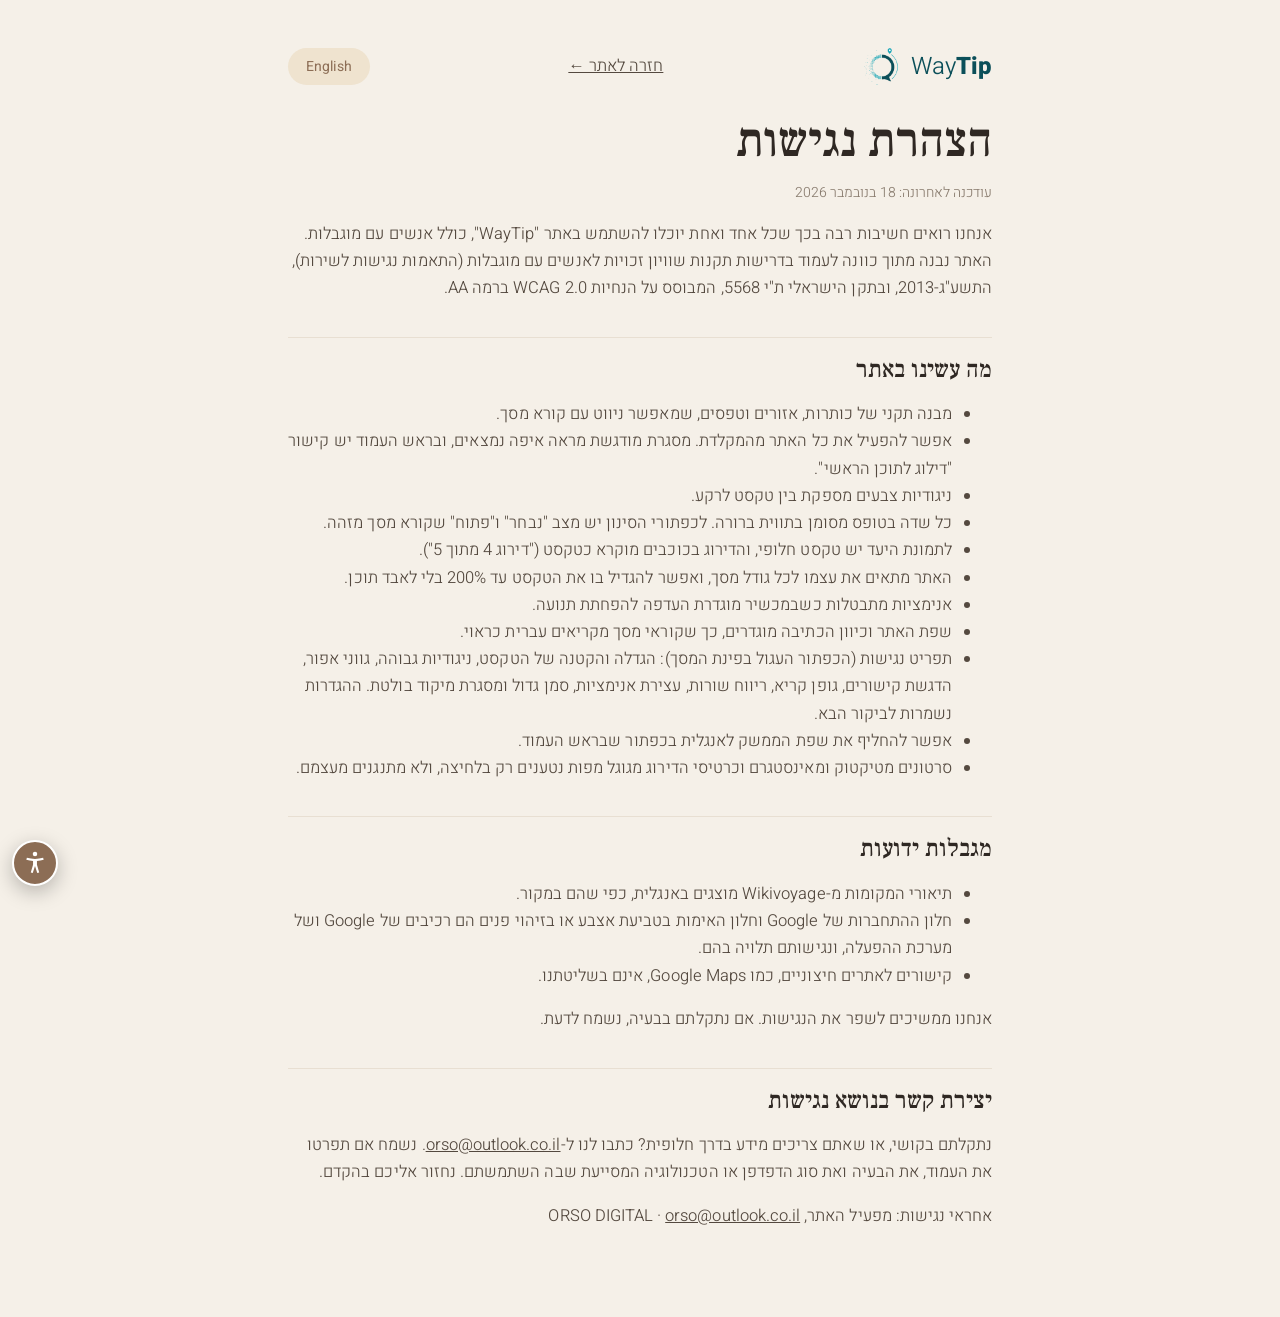
<file: accessibility.html>
<!DOCTYPE html>
<html lang="he" dir="rtl" data-theme="app">
<head>
<meta charset="UTF-8">
<meta name="viewport" content="width=device-width, initial-scale=1">
<title>הצהרת נגישות – WayTip</title>
<link href="https://fonts.googleapis.com/css2?family=Frank+Ruhl+Libre:wght@400;500;700&family=Heebo:wght@200;300;400;500;600;700&display=swap" rel="stylesheet">
<link rel="icon" type="image/png" href="assets/favicon.png">
<link rel="apple-touch-icon" href="assets/apple-touch-icon.png">
<link rel="manifest" href="manifest.webmanifest">
<meta name="theme-color" content="#0b7a8a">
<link rel="stylesheet" href="style.css?v=2611200322">
</head>
<body>
<main class="wrap legal" id="main">
  <p class="lhead"><a href="./" class="lbrand" dir="ltr"><img src="assets/mark-color.png" alt="" width="40" height="40"><span>Way<b>Tip</b></span></a><a href="./">חזרה לאתר ←</a></p>
  <h1>הצהרת נגישות</h1>
  <p class="upd">עודכנה לאחרונה: 18 בנובמבר 2026</p>

  <p>אנחנו רואים חשיבות רבה בכך שכל אחד ואחת יוכלו להשתמש באתר "WayTip", כולל אנשים עם מוגבלות. האתר נבנה מתוך כוונה לעמוד בדרישות תקנות שוויון זכויות לאנשים עם מוגבלות (התאמות נגישות לשירות), התשע"ג-2013, ובתקן הישראלי ת"י 5568, המבוסס על הנחיות WCAG 2.0 ברמה AA.</p>

  <h2>מה עשינו באתר</h2>
  <ul>
    <li>מבנה תקני של כותרות, אזורים וטפסים, שמאפשר ניווט עם קורא מסך.</li>
    <li>אפשר להפעיל את כל האתר מהמקלדת. מסגרת מודגשת מראה איפה נמצאים, ובראש העמוד יש קישור "דילוג לתוכן הראשי".</li>
    <li>ניגודיות צבעים מספקת בין טקסט לרקע.</li>
    <li>כל שדה בטופס מסומן בתווית ברורה. לכפתורי הסינון יש מצב "נבחר" ו"פתוח" שקורא מסך מזהה.</li>
    <li>לתמונת היעד יש טקסט חלופי, והדירוג בכוכבים מוקרא כטקסט ("דירוג 4 מתוך 5").</li>
    <li>האתר מתאים את עצמו לכל גודל מסך, ואפשר להגדיל בו את הטקסט עד 200% בלי לאבד תוכן.</li>
    <li>אנימציות מתבטלות כשבמכשיר מוגדרת העדפה להפחתת תנועה.</li>
    <li>שפת האתר וכיוון הכתיבה מוגדרים, כך שקוראי מסך מקריאים עברית כראוי.</li>
    <li>תפריט נגישות (הכפתור העגול בפינת המסך): הגדלה והקטנה של הטקסט, ניגודיות גבוהה, גווני אפור, הדגשת קישורים, גופן קריא, ריווח שורות, עצירת אנימציות, סמן גדול ומסגרת מיקוד בולטת. ההגדרות נשמרות לביקור הבא.</li>
    <li>אפשר להחליף את שפת הממשק לאנגלית בכפתור שבראש העמוד.</li>
    <li>סרטונים מטיקטוק ומאינסטגרם וכרטיסי הדירוג מגוגל מפות נטענים רק בלחיצה, ולא מתנגנים מעצמם.</li>
  </ul>

  <h2>מגבלות ידועות</h2>
  <ul>
    <li>תיאורי המקומות מ-Wikivoyage מוצגים באנגלית, כפי שהם במקור.</li>
    <li>חלון ההתחברות של Google וחלון האימות בטביעת אצבע או בזיהוי פנים הם רכיבים של Google ושל מערכת ההפעלה, ונגישותם תלויה בהם.</li>
    <li>קישורים לאתרים חיצוניים, כמו Google Maps, אינם בשליטתנו.</li>
  </ul>
  <p>אנחנו ממשיכים לשפר את הנגישות. אם נתקלתם בבעיה, נשמח לדעת.</p>

  <h2>יצירת קשר בנושא נגישות</h2>
  <p>נתקלתם בקושי, או שאתם צריכים מידע בדרך חלופית? כתבו לנו ל-<a href="mailto:orso@outlook.co.il">orso@outlook.co.il</a>. נשמח אם תפרטו את העמוד, את הבעיה ואת סוג הדפדפן או הטכנולוגיה המסייעת שבה השתמשתם. נחזור אליכם בהקדם.</p>
  <p>אחראי נגישות: מפעיל האתר, ORSO DIGITAL · <a href="mailto:orso@outlook.co.il">orso@outlook.co.il</a></p>
</main>
<script type="module">
import { isEN, langButton } from './i18n.js?v=2611200322';
import './a11y.js?v=2611200322';
const h = document.querySelector('.lhead');
if (h) h.appendChild(langButton());
if (isEN) { const n = document.createElement('p'); n.className = 'en-note'; n.lang = 'en'; n.dir = 'ltr';
  n.textContent = 'This legal document is currently available in Hebrew only. It is the binding version. For questions in English, write to orso@outlook.co.il.';
  document.querySelector('main').prepend(n); }
</script>
</body>
</html>
</file>
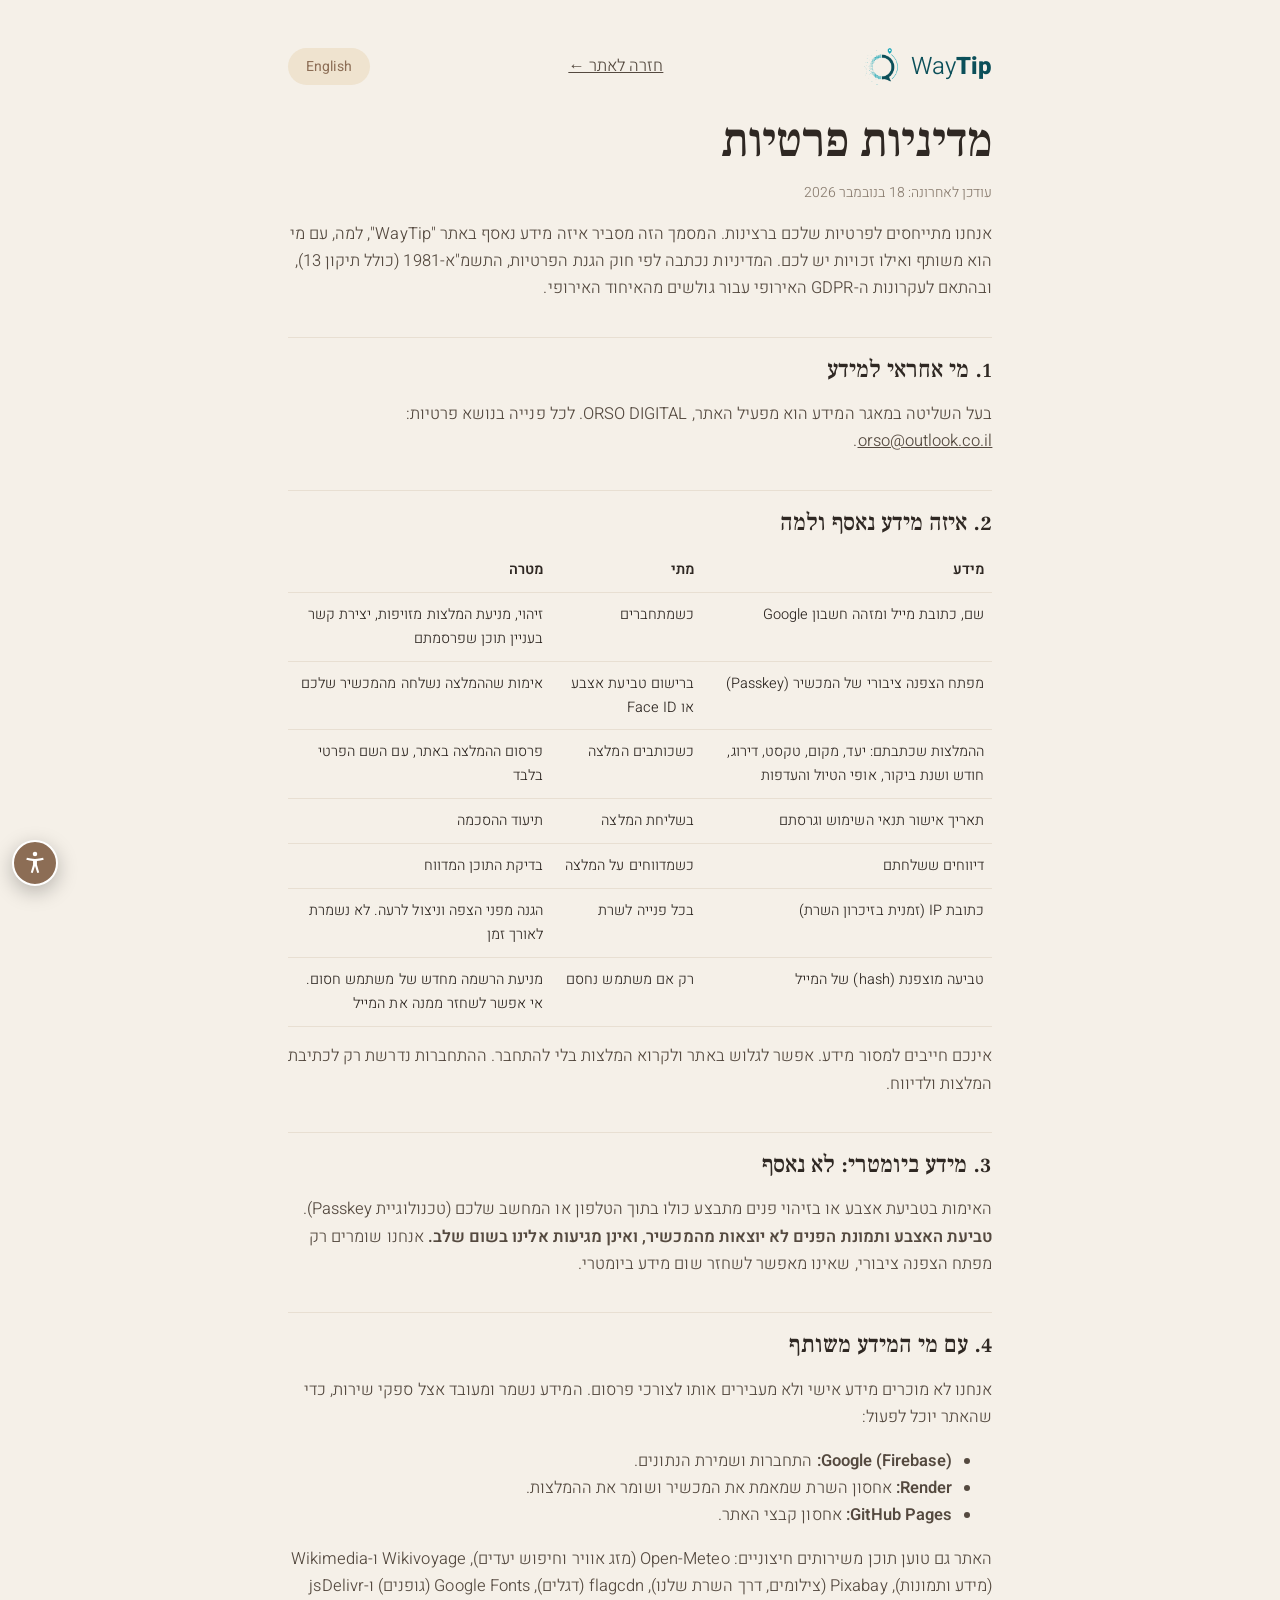
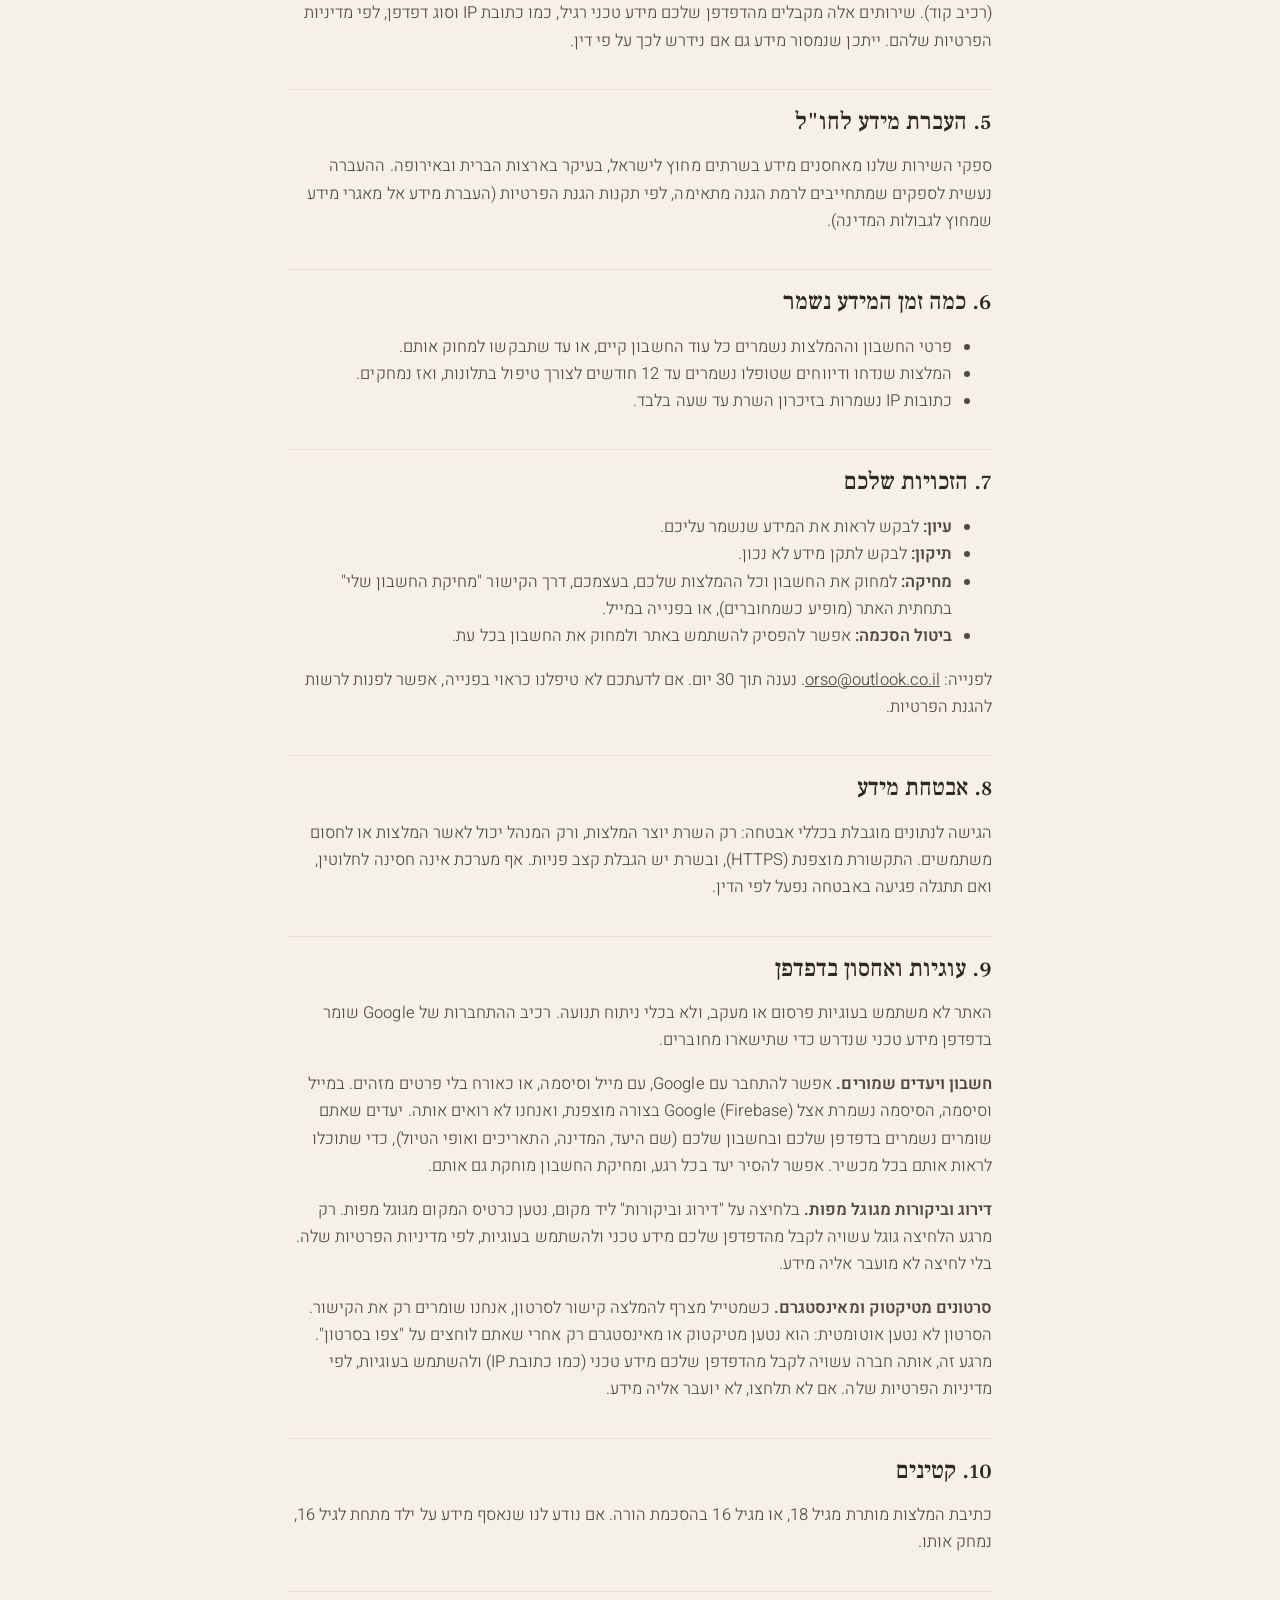
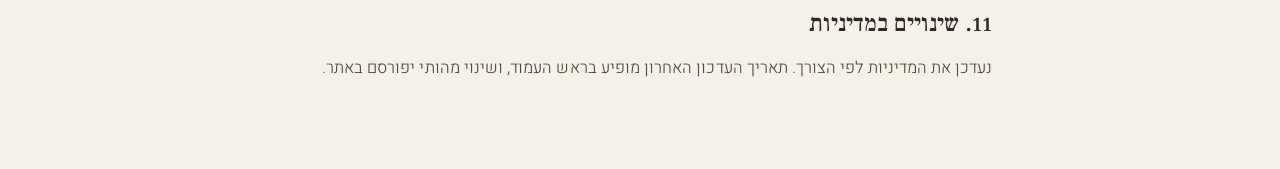
<file: privacy.html>
<!DOCTYPE html>
<html lang="he" dir="rtl" data-theme="app">
<head>
<meta charset="UTF-8">
<meta name="viewport" content="width=device-width, initial-scale=1">
<title>מדיניות פרטיות – WayTip</title>
<link href="https://fonts.googleapis.com/css2?family=Frank+Ruhl+Libre:wght@400;500;700&family=Heebo:wght@200;300;400;500;600;700&display=swap" rel="stylesheet">
<link rel="icon" type="image/png" href="assets/favicon.png">
<link rel="apple-touch-icon" href="assets/apple-touch-icon.png">
<link rel="manifest" href="manifest.webmanifest">
<meta name="theme-color" content="#0b7a8a">
<link rel="stylesheet" href="style.css?v=2611200322">
</head>
<body>
<main class="wrap legal" id="main">
  <p class="lhead"><a href="./" class="lbrand" dir="ltr"><img src="assets/mark-color.png" alt="" width="40" height="40"><span>Way<b>Tip</b></span></a><a href="./">חזרה לאתר ←</a></p>
  <h1>מדיניות פרטיות</h1>
  <p class="upd">עודכן לאחרונה: 18 בנובמבר 2026</p>

  <p>אנחנו מתייחסים לפרטיות שלכם ברצינות. המסמך הזה מסביר איזה מידע נאסף באתר "WayTip", למה, עם מי הוא משותף ואילו זכויות יש לכם. המדיניות נכתבה לפי חוק הגנת הפרטיות, התשמ"א-1981 (כולל תיקון 13), ובהתאם לעקרונות ה-GDPR האירופי עבור גולשים מהאיחוד האירופי.</p>

  <h2>1. מי אחראי למידע</h2>
  <p>בעל השליטה במאגר המידע הוא מפעיל האתר, ORSO DIGITAL. לכל פנייה בנושא פרטיות: <a href="mailto:orso@outlook.co.il">orso@outlook.co.il</a>.</p>

  <h2>2. איזה מידע נאסף ולמה</h2>
  <table>
    <thead><tr><th>מידע</th><th>מתי</th><th>מטרה</th></tr></thead>
    <tbody>
      <tr><td>שם, כתובת מייל ומזהה חשבון Google</td><td>כשמתחברים</td><td>זיהוי, מניעת המלצות מזויפות, יצירת קשר בעניין תוכן שפרסמתם</td></tr>
      <tr><td>מפתח הצפנה ציבורי של המכשיר (Passkey)</td><td>ברישום טביעת אצבע או Face ID</td><td>אימות שההמלצה נשלחה מהמכשיר שלכם</td></tr>
      <tr><td>ההמלצות שכתבתם: יעד, מקום, טקסט, דירוג, חודש ושנת ביקור, אופי הטיול והעדפות</td><td>כשכותבים המלצה</td><td>פרסום ההמלצה באתר, עם השם הפרטי בלבד</td></tr>
      <tr><td>תאריך אישור תנאי השימוש וגרסתם</td><td>בשליחת המלצה</td><td>תיעוד ההסכמה</td></tr>
      <tr><td>דיווחים ששלחתם</td><td>כשמדווחים על המלצה</td><td>בדיקת התוכן המדווח</td></tr>
      <tr><td>כתובת IP (זמנית בזיכרון השרת)</td><td>בכל פנייה לשרת</td><td>הגנה מפני הצפה וניצול לרעה. לא נשמרת לאורך זמן</td></tr>
      <tr><td>טביעה מוצפנת (hash) של המייל</td><td>רק אם משתמש נחסם</td><td>מניעת הרשמה מחדש של משתמש חסום. אי אפשר לשחזר ממנה את המייל</td></tr>
    </tbody>
  </table>
  <p>אינכם חייבים למסור מידע. אפשר לגלוש באתר ולקרוא המלצות בלי להתחבר. ההתחברות נדרשת רק לכתיבת המלצות ולדיווח.</p>

  <h2>3. מידע ביומטרי: לא נאסף</h2>
  <p>האימות בטביעת אצבע או בזיהוי פנים מתבצע כולו בתוך הטלפון או המחשב שלכם (טכנולוגיית Passkey). <b>טביעת האצבע ותמונת הפנים לא יוצאות מהמכשיר, ואינן מגיעות אלינו בשום שלב.</b> אנחנו שומרים רק מפתח הצפנה ציבורי, שאינו מאפשר לשחזר שום מידע ביומטרי.</p>

  <h2>4. עם מי המידע משותף</h2>
  <p>אנחנו לא מוכרים מידע אישי ולא מעבירים אותו לצורכי פרסום. המידע נשמר ומעובד אצל ספקי שירות, כדי שהאתר יוכל לפעול:</p>
  <ul>
    <li><b>Google (Firebase):</b> התחברות ושמירת הנתונים.</li>
    <li><b>Render:</b> אחסון השרת שמאמת את המכשיר ושומר את ההמלצות.</li>
    <li><b>GitHub Pages:</b> אחסון קבצי האתר.</li>
  </ul>
  <p>האתר גם טוען תוכן משירותים חיצוניים: Open-Meteo (מזג אוויר וחיפוש יעדים), Wikivoyage ו-Wikimedia (מידע ותמונות), Pixabay (צילומים, דרך השרת שלנו), flagcdn (דגלים), Google Fonts (גופנים) ו-jsDelivr (רכיב קוד). שירותים אלה מקבלים מהדפדפן שלכם מידע טכני רגיל, כמו כתובת IP וסוג דפדפן, לפי מדיניות הפרטיות שלהם. ייתכן שנמסור מידע גם אם נידרש לכך על פי דין.</p>

  <h2>5. העברת מידע לחו"ל</h2>
  <p>ספקי השירות שלנו מאחסנים מידע בשרתים מחוץ לישראל, בעיקר בארצות הברית ובאירופה. ההעברה נעשית לספקים שמתחייבים לרמת הגנה מתאימה, לפי תקנות הגנת הפרטיות (העברת מידע אל מאגרי מידע שמחוץ לגבולות המדינה).</p>

  <h2>6. כמה זמן המידע נשמר</h2>
  <ul>
    <li>פרטי החשבון וההמלצות נשמרים כל עוד החשבון קיים, או עד שתבקשו למחוק אותם.</li>
    <li>המלצות שנדחו ודיווחים שטופלו נשמרים עד 12 חודשים לצורך טיפול בתלונות, ואז נמחקים.</li>
    <li>כתובות IP נשמרות בזיכרון השרת עד שעה בלבד.</li>
  </ul>

  <h2>7. הזכויות שלכם</h2>
  <ul>
    <li><b>עיון:</b> לבקש לראות את המידע שנשמר עליכם.</li>
    <li><b>תיקון:</b> לבקש לתקן מידע לא נכון.</li>
    <li><b>מחיקה:</b> למחוק את החשבון וכל ההמלצות שלכם, בעצמכם, דרך הקישור "מחיקת החשבון שלי" בתחתית האתר (מופיע כשמחוברים), או בפנייה במייל.</li>
    <li><b>ביטול הסכמה:</b> אפשר להפסיק להשתמש באתר ולמחוק את החשבון בכל עת.</li>
  </ul>
  <p>לפנייה: <a href="mailto:orso@outlook.co.il">orso@outlook.co.il</a>. נענה תוך 30 יום. אם לדעתכם לא טיפלנו כראוי בפנייה, אפשר לפנות לרשות להגנת הפרטיות.</p>

  <h2>8. אבטחת מידע</h2>
  <p>הגישה לנתונים מוגבלת בכללי אבטחה: רק השרת יוצר המלצות, ורק המנהל יכול לאשר המלצות או לחסום משתמשים. התקשורת מוצפנת (HTTPS), ובשרת יש הגבלת קצב פניות. אף מערכת אינה חסינה לחלוטין, ואם תתגלה פגיעה באבטחה נפעל לפי הדין.</p>

  <h2>9. עוגיות ואחסון בדפדפן</h2>
  <p>האתר לא משתמש בעוגיות פרסום או מעקב, ולא בכלי ניתוח תנועה. רכיב ההתחברות של Google שומר בדפדפן מידע טכני שנדרש כדי שתישארו מחוברים.</p>
  <p><b>חשבון ויעדים שמורים.</b> אפשר להתחבר עם Google, עם מייל וסיסמה, או כאורח בלי פרטים מזהים. במייל וסיסמה, הסיסמה נשמרת אצל Google (Firebase) בצורה מוצפנת, ואנחנו לא רואים אותה. יעדים שאתם שומרים נשמרים בדפדפן שלכם ובחשבון שלכם (שם היעד, המדינה, התאריכים ואופי הטיול), כדי שתוכלו לראות אותם בכל מכשיר. אפשר להסיר יעד בכל רגע, ומחיקת החשבון מוחקת גם אותם.</p>
  <p><b>דירוג וביקורות מגוגל מפות.</b> בלחיצה על "דירוג וביקורות" ליד מקום, נטען כרטיס המקום מגוגל מפות. רק מרגע הלחיצה גוגל עשויה לקבל מהדפדפן שלכם מידע טכני ולהשתמש בעוגיות, לפי מדיניות הפרטיות שלה. בלי לחיצה לא מועבר אליה מידע.</p>
  <p><b>סרטונים מטיקטוק ומאינסטגרם.</b> כשמטייל מצרף להמלצה קישור לסרטון, אנחנו שומרים רק את הקישור. הסרטון לא נטען אוטומטית: הוא נטען מטיקטוק או מאינסטגרם רק אחרי שאתם לוחצים על "צפו בסרטון". מרגע זה, אותה חברה עשויה לקבל מהדפדפן שלכם מידע טכני (כמו כתובת IP) ולהשתמש בעוגיות, לפי מדיניות הפרטיות שלה. אם לא תלחצו, לא יועבר אליה מידע.</p>

  <h2>10. קטינים</h2>
  <p>כתיבת המלצות מותרת מגיל 18, או מגיל 16 בהסכמת הורה. אם נודע לנו שנאסף מידע על ילד מתחת לגיל 16, נמחק אותו.</p>

  <h2>11. שינויים במדיניות</h2>
  <p>נעדכן את המדיניות לפי הצורך. תאריך העדכון האחרון מופיע בראש העמוד, ושינוי מהותי יפורסם באתר.</p>
</main>
<script type="module">
import { isEN, langButton } from './i18n.js?v=2611200322';
import './a11y.js?v=2611200322';
const h = document.querySelector('.lhead');
if (h) h.appendChild(langButton());
if (isEN) { const n = document.createElement('p'); n.className = 'en-note'; n.lang = 'en'; n.dir = 'ltr';
  n.textContent = 'This legal document is currently available in Hebrew only. It is the binding version. For questions in English, write to orso@outlook.co.il.';
  document.querySelector('main').prepend(n); }
</script>
</body>
</html>
</file>
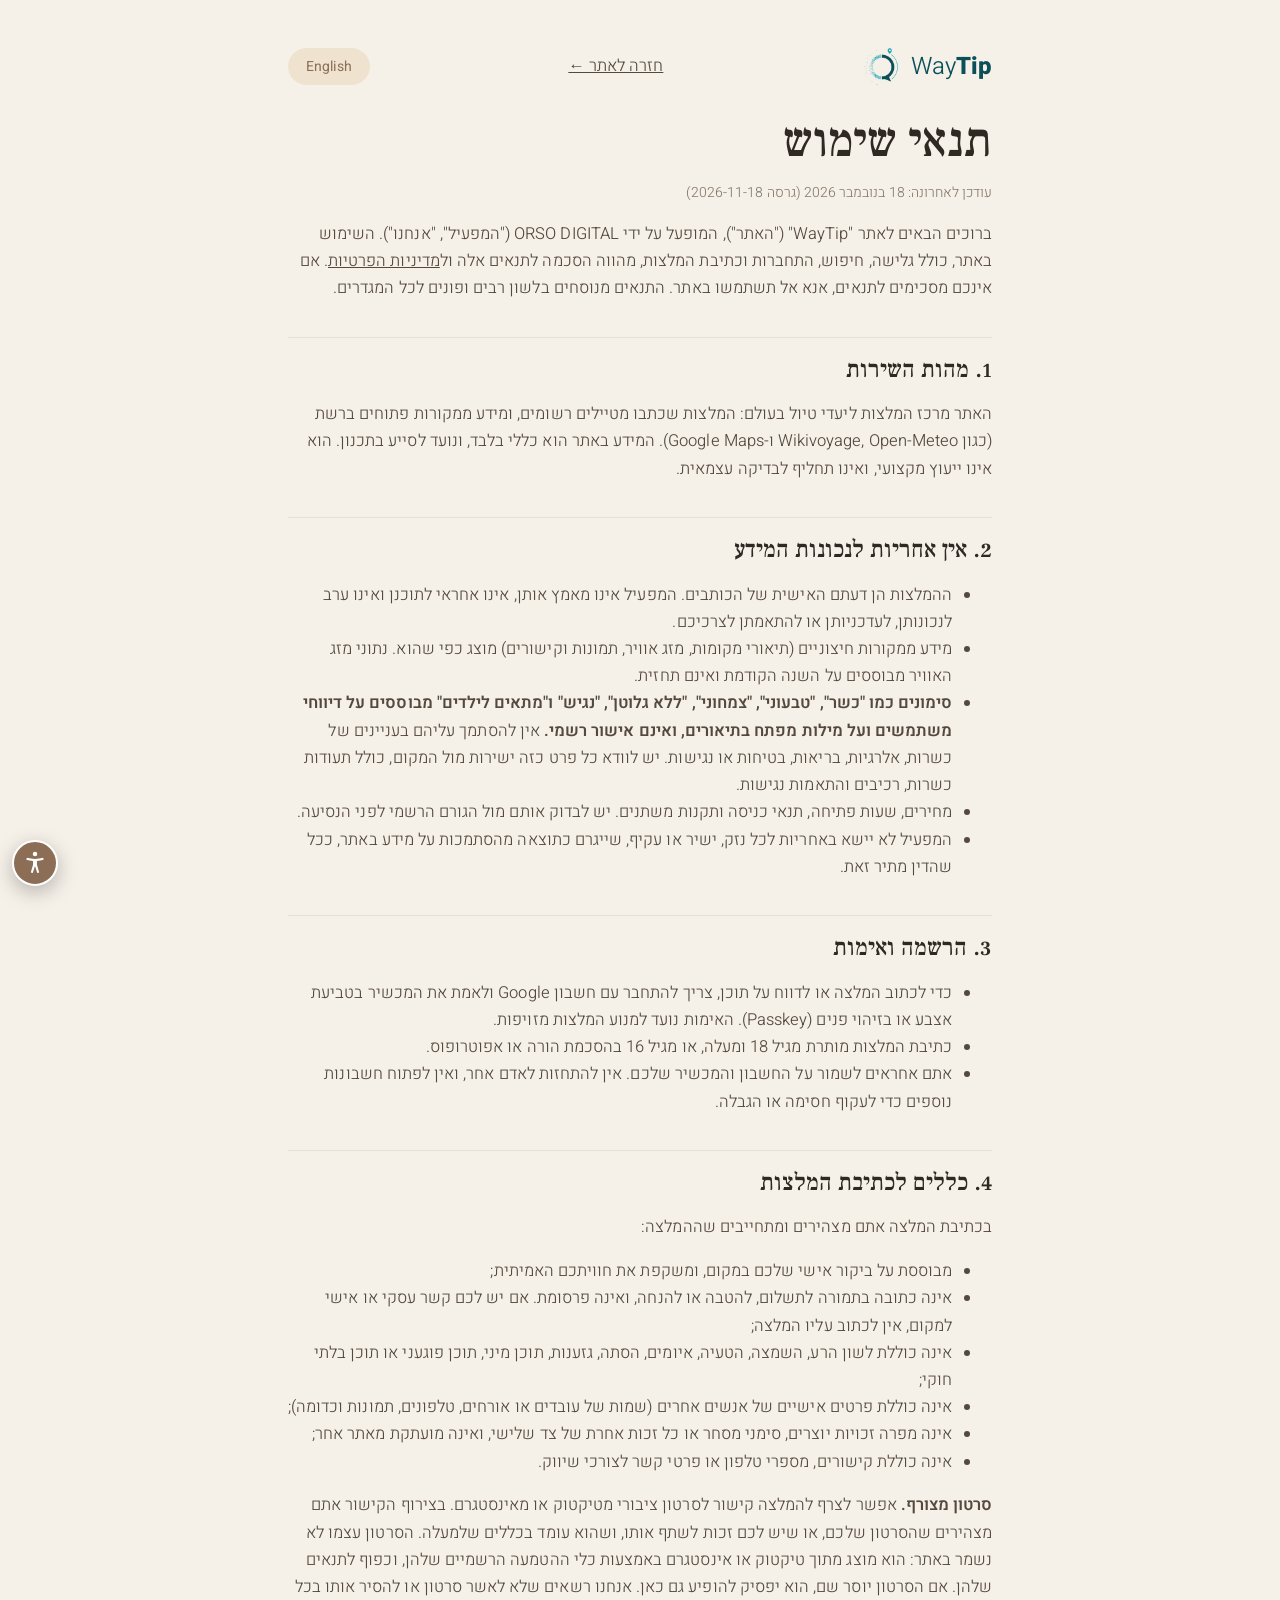
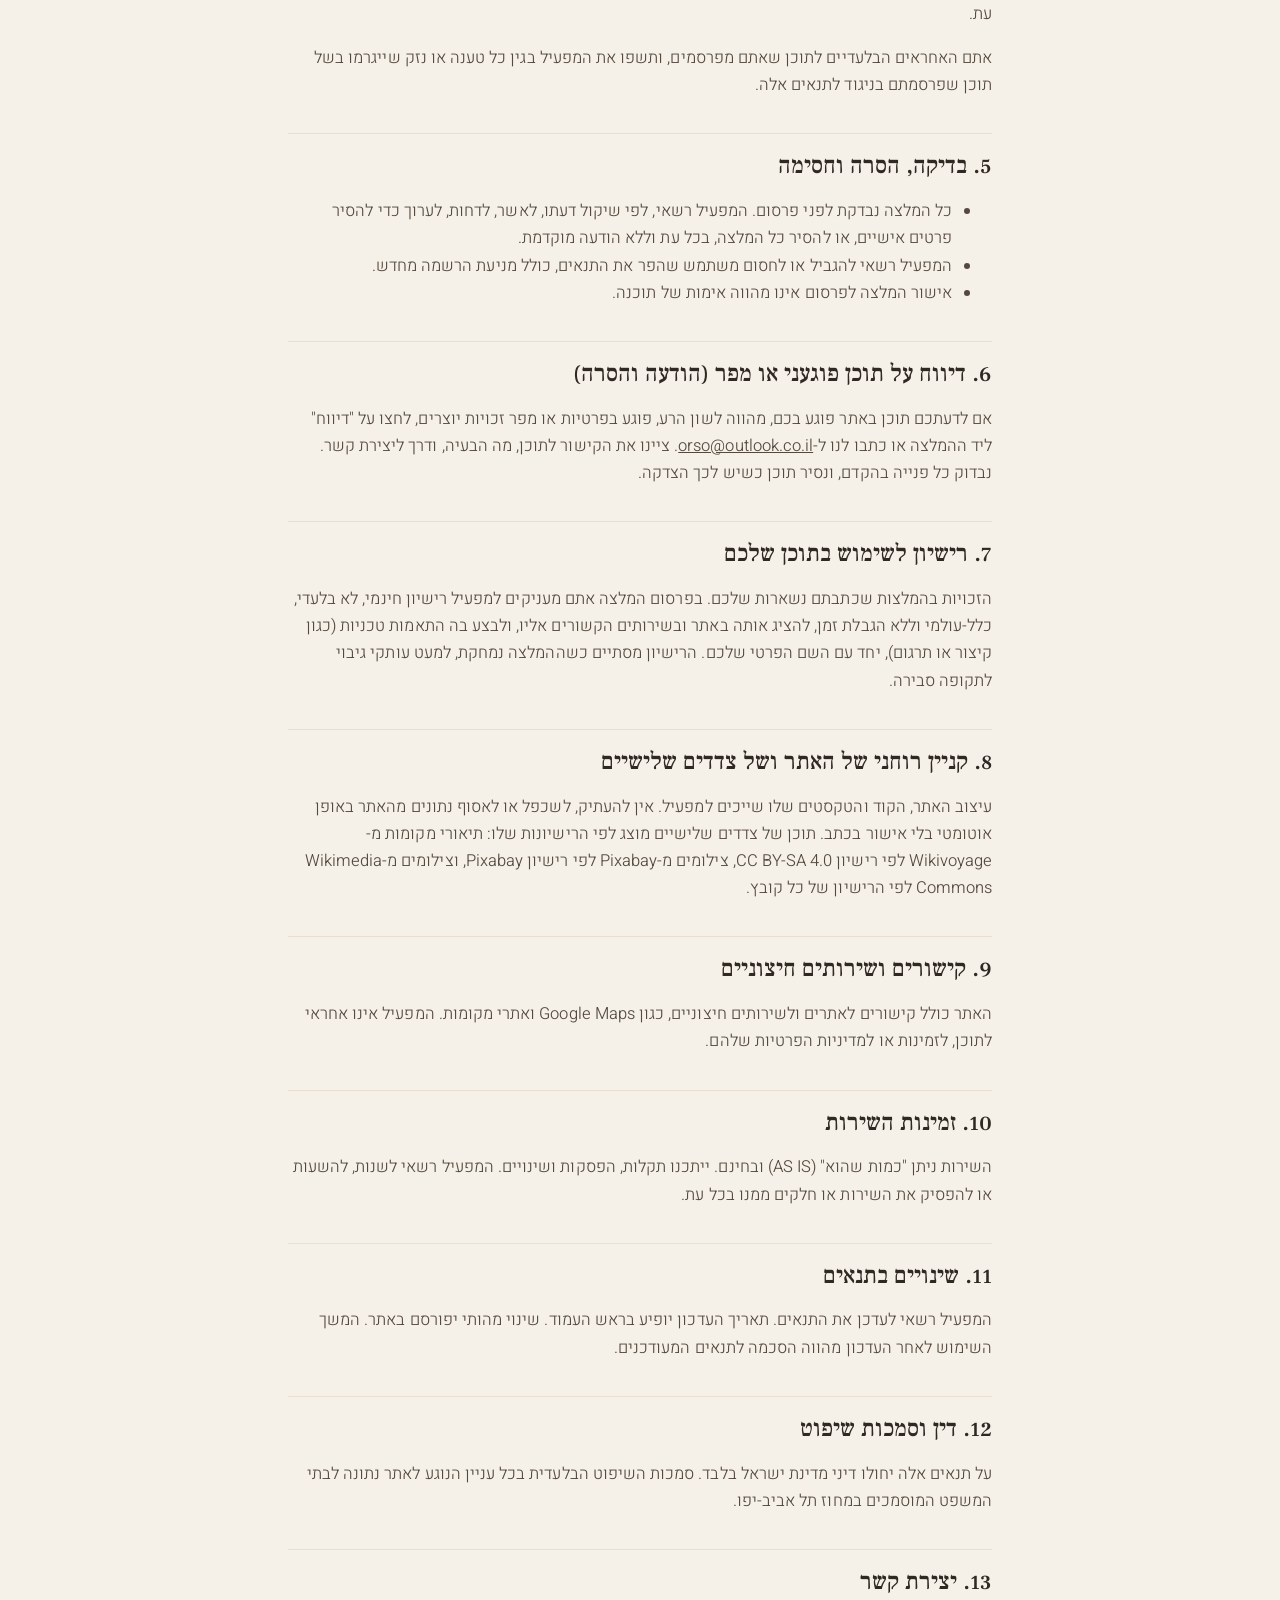
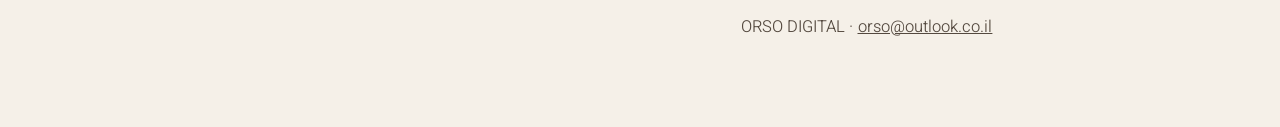
<file: terms.html>
<!DOCTYPE html>
<html lang="he" dir="rtl" data-theme="app">
<head>
<meta charset="UTF-8">
<meta name="viewport" content="width=device-width, initial-scale=1">
<title>תנאי שימוש – WayTip</title>
<link href="https://fonts.googleapis.com/css2?family=Frank+Ruhl+Libre:wght@400;500;700&family=Heebo:wght@200;300;400;500;600;700&display=swap" rel="stylesheet">
<link rel="icon" type="image/png" href="assets/favicon.png">
<link rel="apple-touch-icon" href="assets/apple-touch-icon.png">
<link rel="manifest" href="manifest.webmanifest">
<meta name="theme-color" content="#0b7a8a">
<link rel="stylesheet" href="style.css?v=2611200322">
</head>
<body>
<main class="wrap legal" id="main">
  <p class="lhead"><a href="./" class="lbrand" dir="ltr"><img src="assets/mark-color.png" alt="" width="40" height="40"><span>Way<b>Tip</b></span></a><a href="./">חזרה לאתר ←</a></p>
  <h1>תנאי שימוש</h1>
  <p class="upd">עודכן לאחרונה: 18 בנובמבר 2026 (גרסה 2026-11-18)</p>

  <p>ברוכים הבאים לאתר "WayTip" ("האתר"), המופעל על ידי ORSO DIGITAL ("המפעיל", "אנחנו"). השימוש באתר, כולל גלישה, חיפוש, התחברות וכתיבת המלצות, מהווה הסכמה לתנאים אלה ול<a href="privacy.html">מדיניות הפרטיות</a>. אם אינכם מסכימים לתנאים, אנא אל תשתמשו באתר. התנאים מנוסחים בלשון רבים ופונים לכל המגדרים.</p>

  <h2>1. מהות השירות</h2>
  <p>האתר מרכז המלצות ליעדי טיול בעולם: המלצות שכתבו מטיילים רשומים, ומידע ממקורות פתוחים ברשת (כגון Wikivoyage, Open-Meteo ו-Google Maps). המידע באתר הוא כללי בלבד, ונועד לסייע בתכנון. הוא אינו ייעוץ מקצועי, ואינו תחליף לבדיקה עצמאית.</p>

  <h2>2. אין אחריות לנכונות המידע</h2>
  <ul>
    <li>ההמלצות הן דעתם האישית של הכותבים. המפעיל אינו מאמץ אותן, אינו אחראי לתוכנן ואינו ערב לנכונותן, לעדכניותן או להתאמתן לצרכיכם.</li>
    <li>מידע ממקורות חיצוניים (תיאורי מקומות, מזג אוויר, תמונות וקישורים) מוצג כפי שהוא. נתוני מזג האוויר מבוססים על השנה הקודמת ואינם תחזית.</li>
    <li><b>סימונים כמו "כשר", "טבעוני", "צמחוני", "ללא גלוטן", "נגיש" ו"מתאים לילדים" מבוססים על דיווחי משתמשים ועל מילות מפתח בתיאורים, ואינם אישור רשמי.</b> אין להסתמך עליהם בעניינים של כשרות, אלרגיות, בריאות, בטיחות או נגישות. יש לוודא כל פרט כזה ישירות מול המקום, כולל תעודות כשרות, רכיבים והתאמות נגישות.</li>
    <li>מחירים, שעות פתיחה, תנאי כניסה ותקנות משתנים. יש לבדוק אותם מול הגורם הרשמי לפני הנסיעה.</li>
    <li>המפעיל לא יישא באחריות לכל נזק, ישיר או עקיף, שייגרם כתוצאה מהסתמכות על מידע באתר, ככל שהדין מתיר זאת.</li>
  </ul>

  <h2>3. הרשמה ואימות</h2>
  <ul>
    <li>כדי לכתוב המלצה או לדווח על תוכן, צריך להתחבר עם חשבון Google ולאמת את המכשיר בטביעת אצבע או בזיהוי פנים (Passkey). האימות נועד למנוע המלצות מזויפות.</li>
    <li>כתיבת המלצות מותרת מגיל 18 ומעלה, או מגיל 16 בהסכמת הורה או אפוטרופוס.</li>
    <li>אתם אחראים לשמור על החשבון והמכשיר שלכם. אין להתחזות לאדם אחר, ואין לפתוח חשבונות נוספים כדי לעקוף חסימה או הגבלה.</li>
  </ul>

  <h2>4. כללים לכתיבת המלצות</h2>
  <p>בכתיבת המלצה אתם מצהירים ומתחייבים שההמלצה:</p>
  <ul>
    <li>מבוססת על ביקור אישי שלכם במקום, ומשקפת את חוויתכם האמיתית;</li>
    <li>אינה כתובה בתמורה לתשלום, להטבה או להנחה, ואינה פרסומת. אם יש לכם קשר עסקי או אישי למקום, אין לכתוב עליו המלצה;</li>
    <li>אינה כוללת לשון הרע, השמצה, הטעיה, איומים, הסתה, גזענות, תוכן מיני, תוכן פוגעני או תוכן בלתי חוקי;</li>
    <li>אינה כוללת פרטים אישיים של אנשים אחרים (שמות של עובדים או אורחים, טלפונים, תמונות וכדומה);</li>
    <li>אינה מפרה זכויות יוצרים, סימני מסחר או כל זכות אחרת של צד שלישי, ואינה מועתקת מאתר אחר;</li>
    <li>אינה כוללת קישורים, מספרי טלפון או פרטי קשר לצורכי שיווק.</li>
  </ul>
  <p><b>סרטון מצורף.</b> אפשר לצרף להמלצה קישור לסרטון ציבורי מטיקטוק או מאינסטגרם. בצירוף הקישור אתם מצהירים שהסרטון שלכם, או שיש לכם זכות לשתף אותו, ושהוא עומד בכללים שלמעלה. הסרטון עצמו לא נשמר באתר: הוא מוצג מתוך טיקטוק או אינסטגרם באמצעות כלי ההטמעה הרשמיים שלהן, וכפוף לתנאים שלהן. אם הסרטון יוסר שם, הוא יפסיק להופיע גם כאן. אנחנו רשאים שלא לאשר סרטון או להסיר אותו בכל עת.</p>
  <p>אתם האחראים הבלעדיים לתוכן שאתם מפרסמים, ותשפו את המפעיל בגין כל טענה או נזק שייגרמו בשל תוכן שפרסמתם בניגוד לתנאים אלה.</p>

  <h2>5. בדיקה, הסרה וחסימה</h2>
  <ul>
    <li>כל המלצה נבדקת לפני פרסום. המפעיל רשאי, לפי שיקול דעתו, לאשר, לדחות, לערוך כדי להסיר פרטים אישיים, או להסיר כל המלצה, בכל עת וללא הודעה מוקדמת.</li>
    <li>המפעיל רשאי להגביל או לחסום משתמש שהפר את התנאים, כולל מניעת הרשמה מחדש.</li>
    <li>אישור המלצה לפרסום אינו מהווה אימות של תוכנה.</li>
  </ul>

  <h2>6. דיווח על תוכן פוגעני או מפר (הודעה והסרה)</h2>
  <p>אם לדעתכם תוכן באתר פוגע בכם, מהווה לשון הרע, פוגע בפרטיות או מפר זכויות יוצרים, לחצו על "דיווח" ליד ההמלצה או כתבו לנו ל-<a href="mailto:orso@outlook.co.il">orso@outlook.co.il</a>. ציינו את הקישור לתוכן, מה הבעיה, ודרך ליצירת קשר. נבדוק כל פנייה בהקדם, ונסיר תוכן כשיש לכך הצדקה.</p>

  <h2>7. רישיון לשימוש בתוכן שלכם</h2>
  <p>הזכויות בהמלצות שכתבתם נשארות שלכם. בפרסום המלצה אתם מעניקים למפעיל רישיון חינמי, לא בלעדי, כלל-עולמי וללא הגבלת זמן, להציג אותה באתר ובשירותים הקשורים אליו, ולבצע בה התאמות טכניות (כגון קיצור או תרגום), יחד עם השם הפרטי שלכם. הרישיון מסתיים כשההמלצה נמחקת, למעט עותקי גיבוי לתקופה סבירה.</p>

  <h2>8. קניין רוחני של האתר ושל צדדים שלישיים</h2>
  <p>עיצוב האתר, הקוד והטקסטים שלו שייכים למפעיל. אין להעתיק, לשכפל או לאסוף נתונים מהאתר באופן אוטומטי בלי אישור בכתב. תוכן של צדדים שלישיים מוצג לפי הרישיונות שלו: תיאורי מקומות מ-Wikivoyage לפי רישיון CC BY-SA 4.0, צילומים מ-Pixabay לפי רישיון Pixabay, וצילומים מ-Wikimedia Commons לפי הרישיון של כל קובץ.</p>

  <h2>9. קישורים ושירותים חיצוניים</h2>
  <p>האתר כולל קישורים לאתרים ולשירותים חיצוניים, כגון Google Maps ואתרי מקומות. המפעיל אינו אחראי לתוכן, לזמינות או למדיניות הפרטיות שלהם.</p>

  <h2>10. זמינות השירות</h2>
  <p>השירות ניתן "כמות שהוא" (AS IS) ובחינם. ייתכנו תקלות, הפסקות ושינויים. המפעיל רשאי לשנות, להשעות או להפסיק את השירות או חלקים ממנו בכל עת.</p>

  <h2>11. שינויים בתנאים</h2>
  <p>המפעיל רשאי לעדכן את התנאים. תאריך העדכון יופיע בראש העמוד. שינוי מהותי יפורסם באתר. המשך השימוש לאחר העדכון מהווה הסכמה לתנאים המעודכנים.</p>

  <h2>12. דין וסמכות שיפוט</h2>
  <p>על תנאים אלה יחולו דיני מדינת ישראל בלבד. סמכות השיפוט הבלעדית בכל עניין הנוגע לאתר נתונה לבתי המשפט המוסמכים במחוז תל אביב-יפו.</p>

  <h2>13. יצירת קשר</h2>
  <p>ORSO DIGITAL · <a href="mailto:orso@outlook.co.il">orso@outlook.co.il</a></p>
</main>
<script type="module">
import { isEN, langButton } from './i18n.js?v=2611200322';
import './a11y.js?v=2611200322';
const h = document.querySelector('.lhead');
if (h) h.appendChild(langButton());
if (isEN) { const n = document.createElement('p'); n.className = 'en-note'; n.lang = 'en'; n.dir = 'ltr';
  n.textContent = 'This legal document is currently available in Hebrew only. It is the binding version. For questions in English, write to orso@outlook.co.il.';
  document.querySelector('main').prepend(n); }
</script>
</body>
</html>
</file>
<file: style.css>
/* VOICE: quiet luxury travel journal – restrained, precise, no ornaments
   IDEA: each destination opens as a full-bleed photographic cover
   PICTURE: the real destination photo, edge to edge, with flag and name set on it
   COLOUR and TYPE: white paper, near-black ink, one deep jade accent; Frank Ruhl Libre titles + Heebo text
   LAYOUT: cover, sticky filter bar, two-column reviews, quiet cards with hairlines */
:root{color-scheme:light;--ink:#121417;--ink2:#3f444c;--muted:#5f656e;--line:#e7e7e4;--bg:#ffffff;--soft:#f6f6f4;--jade:#0f5c55;--jade2:#e9f1ef;--gold:#b98a2e;--bad:#a33a2f;--badbg:#f8ecea}
*{box-sizing:border-box;min-width:0}
html{scroll-padding-top:150px}
body{margin:0;background:var(--bg);color:var(--ink);font:16px/1.65 Heebo,Arial,sans-serif;font-weight:400;overflow-x:clip;-webkit-font-smoothing:antialiased}
button{font:inherit;color:inherit}
a{color:inherit}
.hidden{display:none!important}
.wrap{max-width:1200px;margin:0 auto;padding:0 max(4.5vw,18px)}
.serif{font-family:"Frank Ruhl Libre",serif}


/* nav */
.nav{position:absolute;inset-inline:0;top:0;z-index:5;display:flex;align-items:center;justify-content:space-between;padding:22px max(4.5vw,18px);color:#fff}
.brand{font:500 21px "Frank Ruhl Libre",serif;text-decoration:none;letter-spacing:.01em}
.brand span{opacity:.6;font-weight:400}
.navlink{border:1px solid rgba(255,255,255,.45);background:transparent;color:#fff;border-radius:99px;padding:7px 18px;font-size:14px;font-weight:500;cursor:pointer}

/* cover */
.cover{position:relative;min-height:clamp(560px,90vh,900px);color:#fff;display:flex;align-items:flex-end;overflow:hidden;background:#1a1d21}
.cover .art{position:absolute;inset:0}
.cover .art>*{position:absolute;inset:0;width:100%;height:100%;object-fit:cover;display:block}
.cover .art img{animation:zoom 14s ease-out both}
@keyframes zoom{from{transform:scale(1.06)}to{transform:scale(1)}}
.cover::after{content:"";position:absolute;inset:0;background:linear-gradient(180deg,rgba(0,0,0,.38) 0%,rgba(0,0,0,0) 22%,rgba(0,0,0,0) 45%,rgba(0,0,0,.72) 100%)}
.cover .in{position:relative;z-index:2;width:100%;padding-bottom:38px}
.place-line{display:flex;align-items:center;gap:12px;font-size:15px;font-weight:500;opacity:.95}
.flag{width:28px;height:19px;border-radius:2px;overflow:hidden;flex:none;display:block;box-shadow:0 0 0 1px rgba(255,255,255,.35)}
.flag img,.flag svg{width:100%;height:100%;object-fit:cover;display:block}
.cover h1{font:700 clamp(64px,12.5vw,168px)/.9 "Frank Ruhl Libre",serif;margin:12px 0 10px;letter-spacing:-.015em}
.cover .sub{font-size:clamp(16px,1.8vw,19px);font-weight:300;opacity:.92}
.strip{display:grid;grid-template-columns:repeat(4,minmax(0,1fr));margin-top:34px;border-top:1px solid rgba(255,255,255,.28)}
.strip div{padding:16px 0 4px}
.strip div+div{padding-inline-start:22px;border-inline-start:1px solid rgba(255,255,255,.18)}
.strip span{display:block;font-size:12.5px;opacity:.75}
.strip b{display:block;font:500 clamp(24px,2.8vw,34px)/1.25 "Frank Ruhl Libre",serif;white-space:nowrap}
.strip em{display:block;font-style:normal;font-size:13px;opacity:.75}
.credit{position:absolute;z-index:3;left:14px;top:76px;font-size:11px;opacity:.6;color:#fff}

/* landing */
.landing .in{padding-bottom:70px;padding-top:110px}
.landing h1{font-size:clamp(54px,9vw,118px)}
.search{margin-top:30px;display:grid;grid-template-columns:1.7fr 1fr 1fr 1.2fr auto;background:#fff;color:var(--ink);border-radius:16px;box-shadow:0 30px 70px rgba(0,0,0,.28);max-width:1040px}
.f{position:relative;padding:12px 18px;display:flex;flex-direction:column;justify-content:center}
.f+.f{border-inline-start:1px solid var(--line)}
.f label{font-size:12px;font-weight:600;color:var(--muted)}
.f input,.f select{border:0;outline:0;font:500 16px Heebo;color:var(--ink);background:transparent;padding:3px 0;width:100%;-webkit-appearance:none;appearance:none}
.f select{cursor:pointer}
.go{border:0;margin:8px;background:var(--ink);color:#fff;font-weight:600;border-radius:11px;padding:0 30px;cursor:pointer;min-height:48px}
.sug{position:absolute;top:100%;inset-inline:0;margin-top:8px;background:#fff;border-radius:12px;box-shadow:0 18px 40px rgba(0,0,0,.16);list-style:none;padding:6px;z-index:9;border:1px solid var(--line)}
.sug li{display:flex;align-items:center;gap:10px;padding:10px 12px;border-radius:8px;cursor:pointer}
.sug li:hover{background:var(--soft)}
.sug small{color:var(--muted)}


/* planner */
.wz{margin-top:26px;background:#fff;color:var(--ink);border-radius:18px;box-shadow:0 30px 70px rgba(0,0,0,.3);max-width:760px}
.wz-steps{display:grid;grid-template-columns:repeat(4,minmax(0,1fr));border-bottom:1px solid var(--line)}
.wz-steps span{padding:13px 8px;font-size:13.5px;font-weight:600;color:var(--muted);text-align:center;border-bottom:2px solid transparent;margin-bottom:-1px}
.wz-steps span.on{color:var(--ink);border-bottom-color:var(--ink)}
.wz-steps span.done{color:var(--jade)}
.wz-steps span.done::before{content:"✓ "}
.wz-body{padding:22px 24px 6px;min-height:190px}
.wz-body h3{font:500 clamp(24px,3vw,30px)/1.15 "Frank Ruhl Libre",serif;margin:0 0 16px}
.wz-field{position:relative;display:flex;flex-direction:column;gap:6px}
.wz-field label{font-size:12.5px;font-weight:600;color:var(--muted)}
.wz-field input{width:100%;font:500 17px Heebo;padding:13px 14px;border:1px solid var(--line);border-radius:10px;color:var(--ink);background:#fff;-webkit-appearance:none;appearance:none;min-height:50px}
.wz-field input:focus{outline:0;border-color:var(--ink)}
.wz-sub{font-size:13px;font-weight:600;color:var(--muted);margin:4px 0 8px}
.wz-sub+.chips{margin-bottom:14px}
.wz-note{font-size:13.5px;color:var(--muted);margin:12px 0 0}
.wz-picked{display:flex;align-items:center;gap:10px;margin-top:12px;padding:12px 14px;background:var(--jade2);color:var(--jade);border-radius:10px;font-weight:600}
.wz-picked button{margin-inline-start:auto;background:none;border:0;color:var(--jade);text-decoration:underline;cursor:pointer;font-weight:500}
.wz-nav{display:flex;align-items:center;justify-content:space-between;gap:10px;padding:14px 24px 20px}
.wz-count{font-size:13px;color:var(--muted)}
.sug button{all:unset;display:flex;align-items:center;gap:10px;width:100%;cursor:pointer}
@media(max-width:600px){.wz-body{padding:18px 16px 4px}.wz-nav{padding:12px 16px 16px}.wz-steps span{font-size:12px}}

/* sections */
.sec{padding:64px 0 10px}
.sh{display:flex;align-items:flex-end;justify-content:space-between;gap:16px;margin-bottom:24px;flex-wrap:wrap;border-bottom:1px solid var(--ink);padding-bottom:14px}
.sh h2{font:500 clamp(30px,3.6vw,44px)/1.05 "Frank Ruhl Libre",serif;margin:0}
.sh p{margin:0;color:var(--muted);font-size:14px}

.pop{display:grid;grid-template-columns:1.4fr 1fr 1fr;gap:18px;margin-bottom:70px}
.pc{position:relative;height:400px;overflow:hidden;color:#fff;cursor:pointer;border:0;padding:0;text-align:start;background:#1a1d21;border-radius:4px}
.pc .art>*{position:absolute;inset:0;width:100%;height:100%;object-fit:cover;transition:transform .8s ease}
.pc:hover .art>*{transform:scale(1.035)}
.pc::after{content:"";position:absolute;inset:0;background:linear-gradient(180deg,transparent 45%,rgba(0,0,0,.7))}
.pc .t{position:absolute;z-index:2;bottom:20px;inset-inline:22px}
.pc .t b{display:block;font:500 36px/1.05 "Frank Ruhl Libre",serif}
.pc .t span{display:flex;align-items:center;gap:8px;font-size:13.5px;opacity:.88;margin-top:6px}

/* filter bar */
.fbar{position:sticky;top:0;z-index:7;background:rgba(255,255,255,.96);backdrop-filter:blur(10px);border-bottom:1px solid var(--line)}
.frow{display:flex;align-items:center;gap:8px;overflow-x:auto;padding:12px 0;scrollbar-width:none}
.frow::-webkit-scrollbar{display:none}
.frow+.frow{border-top:1px solid var(--line);padding-top:10px}
.flabel{flex:none;font-size:12.5px;font-weight:600;color:var(--muted);margin-inline-end:6px;min-width:76px}
.chip{flex:none;border:1px solid var(--line);background:#fff;border-radius:99px;padding:7px 15px;font-size:14px;font-weight:500;cursor:pointer;color:var(--ink2);white-space:nowrap}
.chip:hover{border-color:#bfc2c6}
.chip.on{background:var(--ink);border-color:var(--ink);color:#fff}
.dates{flex:none;display:flex;align-items:center;gap:6px;font-size:14px;color:var(--ink2)}
.dates input{border:1px solid var(--line);border-radius:99px;padding:6px 12px;font:500 14px Heebo;color:var(--ink);-webkit-appearance:none;appearance:none;background:#fff}
.clear{flex:none;border:0;background:none;color:var(--jade);font-weight:600;font-size:14px;cursor:pointer;text-decoration:underline;text-underline-offset:3px}


/* filter buttons + panels */
.fbtns{display:flex;flex-wrap:wrap;gap:8px;align-items:center;padding:12px 0}
.fbtn{display:inline-flex;align-items:center;gap:6px;border:1px solid var(--line);background:#fff;border-radius:99px;padding:8px 14px;font-size:14.5px;font-weight:500;color:var(--ink);cursor:pointer;min-height:40px}
.fbtn b{font-weight:600}
.fbtn b:empty{display:none}
.fbtn b::before{content:"· "}
.fbtn svg{transition:transform .2s;opacity:.6}
.fbtn.open svg{transform:rotate(180deg)}
.fbtn.has{background:var(--ink);border-color:var(--ink);color:#fff}
.fbtn.has svg{opacity:1}
.fbtn.open:not(.has){border-color:var(--ink)}
.fpanel{padding:2px 0 18px}
.fpanel .chips{display:flex;flex-wrap:wrap;gap:8px}
.phint{font-size:12.5px;color:var(--muted);margin-top:10px}
.fpanel .dates{display:flex;flex-wrap:wrap;gap:12px}
.fpanel .dates label{display:flex;flex-direction:column;gap:4px;font-size:12.5px;font-weight:600;color:var(--muted)}
.fpanel .dates input{border:1px solid var(--line);border-radius:10px;padding:9px 12px;font:500 15px Heebo;color:var(--ink);-webkit-appearance:none;appearance:none;background:#fff;min-height:42px}

/* reviews */
.cols{display:grid;grid-template-columns:repeat(2,minmax(0,1fr));gap:0 48px}
.rv{padding:24px 0;border-bottom:1px solid var(--line)}
.rv .top{display:flex;justify-content:space-between;align-items:flex-start;gap:12px}
.who{display:flex;align-items:center;gap:12px}
.av{width:40px;height:40px;border-radius:50%;display:grid;place-items:center;font:500 17px "Frank Ruhl Libre",serif;color:var(--ink);background:var(--soft);border:1px solid var(--line);flex:none}
.who b{display:block;font-weight:600;font-size:15px}
.who small{display:flex;align-items:center;gap:5px;color:var(--jade);font-size:12.5px;font-weight:500}
.stars{color:var(--gold);font-size:13px;letter-spacing:3px;white-space:nowrap}
.rv h4{font:500 22px/1.3 "Frank Ruhl Libre",serif;margin:14px 0 4px}
.rv p{margin:4px 0 12px;color:var(--ink2);white-space:pre-wrap;word-break:break-word}
.tags{display:flex;flex-wrap:wrap;gap:6px;align-items:center}
.tag{font-size:12.5px;font-weight:500;color:var(--ink2);background:var(--soft);padding:3px 10px;border-radius:99px}
.tag.j{background:var(--jade2);color:var(--jade)}
.rv .foot{display:flex;justify-content:space-between;align-items:center;margin-top:12px;font-size:13px;color:var(--muted)}
.lnk{background:none;border:0;color:var(--muted);text-decoration:underline;text-underline-offset:3px;cursor:pointer;font-size:13px;padding:0}
.empty{padding:40px 20px;text-align:center;color:var(--muted);border:1px dashed var(--line);border-radius:6px}
.empty b{display:block;font:500 22px "Frank Ruhl Libre",serif;color:var(--ink);margin-bottom:4px}
details.more summary{cursor:pointer;font-weight:600;color:var(--jade);padding:20px 0 6px;list-style:none}
details.more summary::-webkit-details-marker{display:none}

/* places */
.places{display:grid;grid-template-columns:repeat(3,minmax(0,1fr));gap:0 36px}
.pl{padding:22px 0;border-bottom:1px solid var(--line);display:flex;flex-direction:column;gap:6px}
.pl .k{font-size:12.5px;font-weight:600;color:var(--jade)}
.pl h4{margin:0;font:500 23px/1.25 "Frank Ruhl Libre",serif;direction:ltr;text-align:right}
.pl p{margin:0;direction:ltr;text-align:left;font-size:14.5px;color:var(--ink2);line-height:1.6}
.pl .acts{display:flex;gap:18px;margin-top:8px;font-size:14px;font-weight:600}
.pl .acts a,.pl .acts button{color:var(--ink);text-decoration:underline;text-underline-offset:4px;background:none;border:0;padding:0;cursor:pointer}
.srcnote{font-size:12.5px;color:var(--muted);margin-top:14px}

/* write */
.write{display:grid;grid-template-columns:1fr 1.25fr;gap:56px;padding:70px 0;border-top:1px solid var(--ink);margin-top:70px}
.write h2{font:500 clamp(34px,4vw,52px)/1.05 "Frank Ruhl Libre",serif;margin:0 0 14px}
.write .lead{color:var(--ink2);font-size:17px;font-weight:300}
.trust{display:flex;gap:14px;margin-top:26px;padding-top:20px;border-top:1px solid var(--line);font-size:14px;color:var(--ink2)}
.trust svg{flex:none;width:34px;height:34px}
.form label{display:block;font-size:12.5px;font-weight:600;color:var(--muted);margin:16px 0 6px}
.form label:first-child{margin-top:0}
.form input,.form select,.form textarea{width:100%;font:16px Heebo;padding:12px 14px;border:1px solid var(--line);border-radius:8px;color:var(--ink);background:#fff}
.form textarea{min-height:130px;resize:vertical}
.form input:focus,.form select:focus,.form textarea:focus{outline:0;border-color:var(--ink)}
.two{display:grid;grid-template-columns:1fr 1fr;gap:12px}
.chips{display:flex;flex-wrap:wrap;gap:8px}
.rate{display:flex;gap:2px;direction:ltr;justify-content:flex-end}
.rate button{border:0;background:none;font-size:28px;line-height:1;color:#dcdcd8;cursor:pointer;padding:2px}
.rate button.on{color:var(--gold)}
.btn{border:0;border-radius:8px;padding:14px 22px;font-weight:600;cursor:pointer;background:var(--ink);color:#fff;min-height:48px;display:inline-flex;align-items:center;justify-content:center;gap:8px}
.btn.w{width:100%;margin-top:20px}
.btn.sm{padding:8px 14px;min-height:38px;font-size:14px;border-radius:7px}
.btn.line{background:#fff;color:var(--ink);border:1px solid var(--line)}
.btn.ok{background:var(--jade);color:#fff}
.btn.bad{background:#fff;color:var(--bad);border:1px solid #e9c9c4}
.msg{padding:12px 14px;border-radius:8px;margin-top:14px;font-size:14px}
.msg.info{background:var(--soft);color:var(--ink2)}.msg.err{background:var(--badbg);color:var(--bad)}.msg.ok{background:var(--jade2);color:var(--jade)}

footer{border-top:1px solid var(--line);padding:30px 0 40px;font-size:13.5px;color:var(--muted)}
footer .wrap{display:flex;justify-content:space-between;gap:12px;flex-wrap:wrap}

/* admin */
.ahead{padding:48px 0 28px;border-bottom:1px solid var(--ink)}
.ahead h1{font:500 46px/1 "Frank Ruhl Libre",serif;margin:6px 0 0}
.stats{display:grid;grid-template-columns:repeat(4,minmax(0,1fr));border-bottom:1px solid var(--line)}
.stat{border:0;background:none;padding:22px 0;text-align:start;cursor:pointer;border-bottom:2px solid transparent}
.stat+.stat{padding-inline-start:22px;border-inline-start:1px solid var(--line)}
.stat.on{border-bottom-color:var(--ink)}
.stat span{font-size:13px;color:var(--muted);font-weight:500}
.stat b{display:block;font:500 40px/1.15 "Frank Ruhl Libre",serif}
.q{display:grid;grid-template-columns:1fr auto;gap:24px;align-items:start;padding:24px 0;border-bottom:1px solid var(--line)}
.q .acts{display:flex;gap:8px;flex-wrap:wrap;justify-content:flex-end}
.rep{background:var(--badbg);color:var(--bad);border-radius:8px;padding:10px 14px;font-size:14px;margin:10px 0;display:flex;justify-content:space-between;gap:10px;align-items:center;flex-wrap:wrap}

/* modal/toast */
.modal{position:fixed;inset:0;z-index:50;background:rgba(10,11,13,.5);display:flex;align-items:flex-end;justify-content:center}
.sheet{background:#fff;width:100%;max-width:420px;border-radius:18px 18px 0 0;padding:30px 22px;text-align:center}
.sheet b{display:block;font:500 22px "Frank Ruhl Libre",serif;margin-top:14px}
.sheet p{color:var(--ink2);margin:6px 0 20px;font-size:15px}
.fp{width:80px;height:80px;margin:0 auto;border-radius:50%;display:grid;place-items:center;border:1px solid var(--line);transition:all .3s}
.fp svg{width:44px;height:44px}
.fp.done{background:var(--jade2);border-color:var(--jade)}
.toast{position:fixed;bottom:22px;left:50%;transform:translateX(-50%);z-index:60;background:var(--ink);color:#fff;padding:12px 20px;border-radius:10px;font-size:14px;max-width:92vw;text-align:center}
:focus-visible{outline:2px solid var(--jade);outline-offset:2px}

@media(max-width:900px){
  .search{grid-template-columns:1fr 1fr}
  .search .f:first-child,.search .f:nth-child(4){grid-column:1/-1}
  .f+.f{border-inline-start:0;border-top:1px solid var(--line)}
  .search .f:nth-child(3){border-inline-start:1px solid var(--line)}
  .go{grid-column:1/-1}
  .strip{grid-template-columns:repeat(2,minmax(0,1fr))}
  .strip div:nth-child(3){padding-inline-start:0;border-inline-start:0}
  .cols,.places{grid-template-columns:1fr}
  .pop{grid-template-columns:1fr}.pc{height:300px}
  .write{grid-template-columns:1fr;gap:28px}
  .stats{grid-template-columns:repeat(2,minmax(0,1fr))}
  .stat:nth-child(3){padding-inline-start:0;border-inline-start:0}
  .q{grid-template-columns:1fr}.q .acts{justify-content:flex-start}
}
@media(prefers-reduced-motion:reduce){*{animation:none!important;transition:none!important}}
.credit a{color:#fff}
.foot-credit a{color:var(--muted)}

.skip{position:absolute;inset-inline-start:12px;top:-60px;z-index:100;background:var(--ink);color:#fff;padding:10px 16px;border-radius:8px;text-decoration:none}
.skip:focus{top:12px}
.agree{display:flex;gap:10px;align-items:flex-start;font-size:13.5px;font-weight:400;color:var(--ink2);margin-top:18px;line-height:1.55;cursor:pointer}
.agree input{width:20px;height:20px;flex:none;margin-top:2px;accent-color:var(--ink)}
.agree a{color:var(--ink);text-decoration:underline}
footer .wrap{flex-direction:column;align-items:flex-start;gap:10px}
.foot-links{display:flex;flex-wrap:wrap;gap:6px 18px}
.foot-links a,.foot-links button{color:var(--ink2);font-size:13.5px}
.foot-note{font-size:12.5px;color:var(--muted);max-width:900px}
.foot-note a{color:var(--muted)}
.legal{max-width:820px;padding:30px max(4.5vw,18px) 70px}
.legal h1{font:500 clamp(34px,4.4vw,48px)/1.1 "Frank Ruhl Libre",serif;margin:18px 0 6px}
.legal h2{font:500 24px/1.3 "Frank Ruhl Libre",serif;margin:34px 0 8px;padding-top:16px;border-top:1px solid var(--line)}
.legal p,.legal li{color:var(--ink2)}
.legal .upd{color:var(--muted);font-size:14px}
.legal table{width:100%;border-collapse:collapse;font-size:14.5px;margin:10px 0}
.legal th,.legal td{border-bottom:1px solid var(--line);padding:10px 8px;text-align:start;vertical-align:top}
.legal th{font-weight:600;color:var(--ink)}

/* ===== typography & sharpness: thin text, bold titles, crisp corners ===== */
body{font-weight:300;letter-spacing:.003em}
b,strong,.who b,th{font-weight:600}
.cover h1{font-weight:900;letter-spacing:-.025em}
.landing h1{font-weight:900}
.sh h2,.write h2,.legal h1,.legal h2,.wz-body h3,.rv h4,.pl h4,.pc .t b,.strip b,.stat b,.ahead h1,.empty b,.sheet b{font-weight:700;letter-spacing:-.01em}
.brand{font-weight:700;letter-spacing:-.005em}
.brand span{font-weight:400}
.sub,.lead,.rv p,.pl p,.wz-note,.phint,.foot-note,.srcnote{font-weight:300}
.chip,.fbtn,.flabel,.wz-sub,.wz-field label,.form label,.wz-steps span,.place-line,.strip span,.stat span,.tag,.navlink,.lnk,.clear{font-weight:400}
.chip.on,.fbtn.has,.wz-steps span.on,.btn,.go{font-weight:500}
.fbtn b{font-weight:500}
/* crisp corners */
.wz,.search{border-radius:8px}
.chip,.fbtn,.btn,.go,.navlink,.wz-field input,.form input,.form select,.form textarea,.fpanel .dates input,.dates input,.wz-picked,.msg,.rep,.tag{border-radius:4px}
.pc,.empty{border-radius:2px}
.sheet{border-radius:10px 10px 0 0}
.sug{border-radius:6px}
.av{border-radius:50%}
.chip{padding:7px 14px;border-color:#dcdcd7}
.fbtn{border-color:#dcdcd7}
.strip{border-top-color:rgba(255,255,255,.4)}
.cgroup{width:100%;margin-bottom:12px}
.cgroup:last-child{margin-bottom:0}
.cg-title{font-size:12.5px;font-weight:500;color:var(--muted);margin-bottom:7px}

/* ================= shared new pieces ================= */
.ph{margin:-2px 0 12px;aspect-ratio:16/9;overflow:hidden;border-radius:6px;background:var(--soft)}
.ph svg{width:100%;height:100%;display:block}
.inspo{display:grid;grid-template-columns:repeat(4,minmax(0,1fr));gap:14px}
.ins{border:0;padding:0;background:none;text-align:start;cursor:pointer;color:var(--ink)}
.ins-ph{display:block;aspect-ratio:4/3;overflow:hidden;border-radius:8px;margin-bottom:8px}
.ins-ph svg{width:100%;height:100%;display:block;transition:transform .5s}
.ins:hover .ins-ph svg{transform:scale(1.05)}
.ins b{font-size:15px;font-weight:500}
@media(max-width:900px){.inspo{grid-template-columns:repeat(2,minmax(0,1fr))}}

/* ================= C · MODERN APP ================= */
html[data-theme=app]{--bg:#ffffff;--ink:#222222;--ink2:#484848;--muted:#6a6a6a;--line:#ebebeb;--soft:#f7f7f7;--jade:#0b7a8a;--jade2:#e6f4f5;--gold:#222}
html[data-theme=app] .cover h1,html[data-theme=app] .sh h2,html[data-theme=app] .write h2,html[data-theme=app] .wz-body h3,html[data-theme=app] .rv h4,html[data-theme=app] .pl h4,html[data-theme=app] .pc .t b,html[data-theme=app] .strip b,html[data-theme=app] .stat b,html[data-theme=app] .ahead h1,html[data-theme=app] .brand,html[data-theme=app] .empty b,html[data-theme=app] .sheet b{font-family:Heebo,sans-serif;font-weight:700;letter-spacing:-.02em}
html[data-theme=app] .cover h1{font-weight:800;font-size:clamp(48px,8vw,96px)}
html[data-theme=app] .cover{margin:12px;border-radius:28px;min-height:clamp(520px,80vh,820px)}
html[data-theme=app] .brand span{opacity:1;color:#9fe3ea}
html[data-theme=app] .wz{border-radius:28px;box-shadow:0 18px 50px rgba(0,0,0,.18)}
html[data-theme=app] .wz-steps span.on{border-bottom-color:var(--jade);color:var(--ink)}
html[data-theme=app] .wz-field input{border-radius:14px;border-color:#dddddd}
html[data-theme=app] .chip,html[data-theme=app] .fbtn{border-radius:99px;border-color:#dddddd;box-shadow:0 1px 2px rgba(0,0,0,.06)}
html[data-theme=app] .chip.on,html[data-theme=app] .fbtn.has{background:var(--ink);border-color:var(--ink)}
html[data-theme=app] .btn,html[data-theme=app] .go{background:linear-gradient(90deg,#0b7a8a,#12a3b4);border-radius:12px}
html[data-theme=app] .btn.line{background:#fff;color:var(--ink);border-color:#dddddd}
html[data-theme=app] .btn.ok{background:#008a05}
html[data-theme=app] .sh{border-bottom:0;padding-bottom:0}
html[data-theme=app] .sh h2{font-size:clamp(26px,3vw,34px)}
html[data-theme=app] .strip{gap:10px;border:0}
html[data-theme=app] .strip div,html[data-theme=app] .strip div+div{background:rgba(255,255,255,.16);backdrop-filter:blur(14px);border:1px solid rgba(255,255,255,.3);border-radius:16px;padding:12px 14px}
html[data-theme=app] .cols,html[data-theme=app] .places{gap:20px}
html[data-theme=app] .rv{border:0;border-radius:16px;padding:20px;box-shadow:0 6px 20px rgba(0,0,0,.08)}
html[data-theme=app] .pl{border:0;border-radius:16px;padding:0 0 16px;box-shadow:0 6px 20px rgba(0,0,0,.08);overflow:hidden}
html[data-theme=app] .pl>*:not(.ph){padding-inline:16px}
html[data-theme=app] .pl .ph{margin:0 0 10px;border-radius:0}
html[data-theme=app] .pl h4{font-size:19px}
html[data-theme=app] .pl .k{color:var(--jade)}
html[data-theme=app] .stars{color:var(--ink)}
html[data-theme=app] .tag{border-radius:99px;background:var(--soft)}
html[data-theme=app] .tag.j{background:var(--jade2);color:#0b6e7c}
html[data-theme=app] .who small{color:#008a05}
html[data-theme=app] .av{background:#222;color:#fff;border:0;font-family:Heebo;font-weight:600}
html[data-theme=app] .pc{border-radius:20px}
html[data-theme=app] .pc .t b{font-family:Heebo;font-weight:700;font-size:28px}
html[data-theme=app] .ins-ph{border-radius:16px}
html[data-theme=app] .write{background:var(--soft);border:0;border-radius:28px;padding:clamp(22px,4vw,44px)}
html[data-theme=app] .form input,html[data-theme=app] .form select,html[data-theme=app] .form textarea{border-radius:12px;border-color:#dddddd}
html[data-theme=app] .empty{border-radius:16px}
html[data-theme=app] .q{border:0;border-radius:16px;box-shadow:0 6px 20px rgba(0,0,0,.08);padding:20px;margin-bottom:12px}
html[data-theme=app] .stat{border-radius:16px}

/* scroll cue */
.cue{position:absolute;z-index:4;bottom:14px;left:50%;transform:translateX(-50%);display:flex;align-items:center;gap:6px;background:rgba(255,255,255,.18);backdrop-filter:blur(10px);-webkit-backdrop-filter:blur(10px);border:1px solid rgba(255,255,255,.4);color:#fff;border-radius:99px;padding:7px 16px;font-size:13.5px;font-weight:500;cursor:pointer;animation:bob 1.8s ease-in-out infinite;transition:opacity .3s}
.cue.gone{opacity:0;pointer-events:none}
@keyframes bob{50%{transform:translate(-50%,6px)}}
#destPage .cover{min-height:clamp(480px,74vh,780px)}
#destPage .cover .in{padding-bottom:66px}
.landing .in{padding-bottom:76px}
@media(prefers-reduced-motion:reduce){.cue{animation:none}}
html[data-theme=app] .btn.bad{background:#fff;color:var(--bad);border:1px solid #e9c9c4}html[data-theme=app] .btn.ok{background:#0b7a8a}

/* WayTip brand */
.brand{display:inline-flex;align-items:center;gap:9px}
html[data-theme=app] .brand{font-weight:300;letter-spacing:-.01em;font-size:23px}
html[data-theme=app] .brand b{font-weight:800}
.bmark{width:34px;height:34px;display:block;flex:none}
.lhead{display:flex;align-items:center;justify-content:space-between;gap:12px;margin-bottom:28px}
.lbrand{display:inline-flex;align-items:center;gap:9px;text-decoration:none;color:#0b4f59;font:300 24px Heebo,sans-serif}
.lbrand b{font-weight:800}
.lbrand img{width:40px;height:40px}
html[data-theme=app] .brand span{color:inherit;opacity:1;font-weight:300}
.brand .bmark{width:40px;height:40px}

/* ===== WayTip loading animation ===== */
.wtspin{position:relative;display:block;width:var(--s);height:var(--s);flex:none}
.wtspin::before{content:"";position:absolute;inset:0;border-radius:50%;border:3px solid #e6f4f5;border-top-color:#12a3b4;border-right-color:#12a3b4;animation:wtSpin .9s linear infinite}
.wtspin img{position:absolute;inset:14%;width:72%;height:72%}
.wtload{grid-column:1/-1;display:flex;flex-direction:column;align-items:center;gap:10px;padding:34px 10px;color:var(--muted);font-size:15px}
#wtOverlay{position:fixed;inset:0;z-index:200;display:flex;flex-direction:column;align-items:center;justify-content:center;gap:14px;background:rgba(255,255,255,.93);backdrop-filter:blur(6px);opacity:0;pointer-events:none;transition:opacity .25s}
#wtOverlay.on{opacity:1;pointer-events:auto}
#wtOverlay b{font:300 26px Heebo,sans-serif;color:#0b4f59;letter-spacing:-.01em}
#wtOverlay span{font-size:15px;color:var(--muted);min-height:1.4em}
.strip b.ld{display:inline-block;width:46px;height:1em;border-radius:6px;background:linear-gradient(90deg,#e6f4f5,#cdeef1,#e6f4f5);background-size:200% 100%;animation:wtShim 1.2s linear infinite;color:transparent}
@keyframes wtShim{to{background-position:-200% 0}}
.btn.busy{pointer-events:none;opacity:.85}
.btn.busy::after{content:"";display:inline-block;width:14px;height:14px;margin-inline-start:8px;vertical-align:-2px;border:2px solid currentColor;border-top-color:transparent;border-radius:50%;animation:wtSpin .7s linear infinite}
@keyframes wtSpin{to{transform:rotate(360deg)}}
@media (prefers-reduced-motion:reduce){.wtspin::before{animation-duration:2.5s}.btn.busy::after,.strip b.ld{animation:none}}

/* ===== videos from TikTok / Instagram ===== */
.vid{display:flex;align-items:center;gap:12px;width:100%;margin:4px 0 12px;padding:12px 14px;border:1px solid var(--line,#e3e7ea);border-radius:14px;background:linear-gradient(135deg,#e6f4f5,#fff);cursor:pointer;text-align:start;font:inherit;color:var(--ink,#16202a)}
.vid:hover{border-color:#12a3b4}
.vid .play{flex:none;display:grid;place-items:center;width:40px;height:40px;border-radius:50%;background:linear-gradient(135deg,#0b7a8a,#12a3b4);color:#fff;font-size:14px;padding-inline-start:3px}
.vid b{display:block;font-weight:600;font-size:15px}
.vid small{display:block;color:var(--muted);font-size:12.5px}
.vframe{margin:4px 0 12px;border-radius:14px;overflow:hidden;background:#000;max-width:340px}
.vframe iframe{display:block;width:100%;border:0;aspect-ratio:9/16}
.vframe.ig{background:#fff;border:1px solid var(--line,#e3e7ea)}
.vframe.ig iframe{aspect-ratio:auto;height:560px}
.write .hint{margin:-4px 0 12px;font-size:13px;color:var(--muted)}

/* ===== free web ratings (Google Maps embed on click) ===== */
.revbtn{align-self:flex-start;justify-self:start;width:max-content;display:inline-flex;align-items:center;gap:6px;margin:2px 0 10px;padding:8px 14px;border-radius:999px;border:1px solid #12a3b4;background:#e6f4f5;color:#0b4f59;font:600 14px Heebo,sans-serif;cursor:pointer}
.revbtn span{color:#f2a900;font-size:15px}
.revbtn:hover{background:#d4eef0}
.revframe{margin:2px 0 12px}
.revframe iframe{display:block;width:100%;height:260px;border:0;border-radius:12px;background:#e6f4f5}
.revframe small{display:block;margin-top:6px;font-size:12px;color:var(--muted)}

/* ===== auth dialog ===== */
.authbox{position:fixed;inset:0;z-index:300;display:flex;align-items:flex-end;justify-content:center;background:rgba(6,30,36,.45);backdrop-filter:blur(3px)}
@media(min-width:640px){.authbox{align-items:center}}
.authbox.hidden{display:none}
body.noscroll{overflow:hidden}
.authcard{position:relative;width:min(420px,100%);max-height:92vh;overflow:auto;background:#fff;border-radius:22px 22px 0 0;padding:26px 22px 22px;display:flex;flex-direction:column;gap:8px;box-shadow:0 -10px 40px rgba(0,0,0,.18)}
@media(min-width:640px){.authcard{border-radius:22px}}
.authcard .ax{position:absolute;top:12px;left:12px;width:36px;height:36px;border-radius:50%;border:0;background:#f1f4f5;font-size:15px;cursor:pointer}
.authcard .alogo{width:54px;height:54px;align-self:center}
.authcard h3{margin:0;text-align:center;font:700 22px Heebo,sans-serif;color:#0b4f59}
.authcard .asub{margin:0 0 6px;text-align:center;color:var(--muted);font-size:14px}
.gbtn{display:flex;align-items:center;justify-content:center;gap:10px;padding:13px;border-radius:12px;border:1px solid #dadce0;background:#fff;font:600 15px Heebo,sans-serif;color:#1f1f1f;cursor:pointer}
.gbtn:hover{background:#f7f9fa}
.aor{display:flex;align-items:center;gap:10px;color:var(--muted);font-size:13px;margin:4px 0}
.aor::before,.aor::after{content:"";flex:1;height:1px;background:#e3e7ea}
.atabs{display:flex;background:#f1f4f5;border-radius:12px;padding:4px;gap:4px}
.atabs button{flex:1;border:0;background:none;padding:9px;border-radius:9px;font:600 14px Heebo,sans-serif;color:var(--muted);cursor:pointer}
.atabs button.on{background:#fff;color:#0b4f59;box-shadow:0 1px 4px rgba(0,0,0,.08)}
.authcard label{font-size:13px;color:var(--muted);margin-top:4px}
.authcard input{padding:12px 13px;border:1px solid #dfe5e8;border-radius:12px;font:16px Heebo,sans-serif;min-width:0}
.authcard input:focus{outline:2px solid #12a3b4;border-color:transparent}
.amsg{font-size:13.5px;min-height:0}
.amsg.err{color:#b3261e}.amsg.ok{color:#0b7a8a}
.authcard .btn.w{margin-top:4px}
.aforgot,.aguest{align-self:center;background:none;border:0;color:#0b7a8a;font:500 14px Heebo,sans-serif;cursor:pointer;text-decoration:underline;padding:4px}
.aguest{color:var(--muted)}
.aterms{margin:6px 0 0;font-size:12px;color:var(--muted);text-align:center;line-height:1.5}
.aterms a{color:inherit}
/* ===== account menu ===== */
.acctmenu{position:absolute;z-index:250;min-width:230px;background:#fff;border-radius:14px;box-shadow:0 10px 30px rgba(0,0,0,.16);padding:6px;display:flex;flex-direction:column}
.acctmenu.hidden{display:none}
.acctmenu .am-h{padding:8px 12px;font-size:12.5px;color:var(--muted);border-bottom:1px solid #eef1f3;margin-bottom:4px;overflow:hidden;text-overflow:ellipsis}
.acctmenu button{border:0;background:none;text-align:start;padding:10px 12px;border-radius:10px;font:500 14.5px Heebo,sans-serif;color:var(--ink,#16202a);cursor:pointer}
.acctmenu button:hover{background:#e6f4f5}
/* ===== saved destinations ===== */
.savebtn{margin-inline-start:auto;display:inline-flex;align-items:center;gap:6px;padding:7px 14px;border-radius:999px;border:1px solid rgba(255,255,255,.55);background:rgba(255,255,255,.14);backdrop-filter:blur(6px);color:#fff;font:600 14px Heebo,sans-serif;cursor:pointer}
.savebtn span{font-size:16px;line-height:1}
.savebtn.on{background:#fff;color:#0b7a8a;border-color:#fff}
.savebtn.on span{color:#e0475b}
.savedlist{display:grid;grid-template-columns:repeat(auto-fill,minmax(230px,1fr));gap:10px}
.sv{position:relative;display:flex;align-items:center;gap:12px;padding:12px 14px;border:1px solid #e3e7ea;border-radius:14px;text-decoration:none;color:inherit;background:#fff}
.sv:hover{border-color:#12a3b4}
.sv .flag img,.sv>img{width:30px;height:auto;border-radius:3px}
.sv b{display:block;font-weight:700}
.sv small{color:var(--muted);font-size:12.5px}
.svx{margin-inline-start:auto;border:0;background:#f1f4f5;width:28px;height:28px;border-radius:50%;cursor:pointer;color:var(--muted);flex:none}

/* ===== cover loading + readability ===== */
.cover .art .artwait{background:linear-gradient(135deg,#0b4f59 0%,#0b7a8a 55%,#12a3b4 100%)}

@keyframes wtWait{from{background-position:0% 50%}to{background-position:100% 50%}}
.cover .art img{opacity:0;transition:opacity .6s ease}
.cover .art img.in{opacity:1}
.cover::after{background:linear-gradient(180deg,rgba(0,0,0,.45) 0%,rgba(0,0,0,.12) 24%,rgba(0,0,0,.22) 48%,rgba(0,0,0,.78) 100%)!important}
.cover h1,.cover .sub,.cover .place-line,.cover .strip{text-shadow:0 2px 14px rgba(0,0,0,.45)}
@media (prefers-reduced-motion:reduce){.cover .art .artwait{animation:none}.cover .art img{transition:none}}

/* ===== accessibility menu ===== */
.a11ybtn{position:fixed;z-index:400;bottom:14px;left:12px;width:46px;height:46px;border-radius:50%;border:2px solid #fff;background:#0b4f59;color:#fff;display:grid;place-items:center;cursor:pointer;box-shadow:0 6px 20px rgba(0,0,0,.25)}
.a11ybtn:focus-visible{outline:3px solid #f2b33d;outline-offset:2px}
.a11ypanel{position:fixed;z-index:401;bottom:80px;left:18px;width:min(320px,calc(100vw - 36px));background:#fff;color:#16202a;border-radius:18px;box-shadow:0 14px 40px rgba(0,0,0,.25);padding:14px;font-family:Heebo,Arial,sans-serif}
.a11ypanel.hidden{display:none}
.a11y-h{display:flex;align-items:center;justify-content:space-between;margin-bottom:10px}
.a11y-h b{font-size:18px;color:#0b4f59}
.a11y-x{width:34px;height:34px;border-radius:50%;border:0;background:#f1f4f5;cursor:pointer;font-size:15px}
.a11y-size{display:flex;align-items:center;justify-content:space-between;background:#f1f4f5;border-radius:12px;padding:6px;margin-bottom:10px}
.a11y-size button{width:48px;height:40px;border:0;border-radius:9px;background:#fff;font:700 17px Heebo,Arial,sans-serif;cursor:pointer;color:#0b4f59}
.a11y-size span{font-weight:600}
.a11y-grid{display:grid;grid-template-columns:1fr 1fr;gap:8px}
.a11y-grid button{min-height:48px;padding:8px;border:2px solid #dfe5e8;border-radius:12px;background:#fff;font:500 14px Heebo,Arial,sans-serif;cursor:pointer;color:#16202a}
.a11y-grid button[aria-pressed=true]{border-color:#0b7a8a;background:#e6f4f5;color:#0b4f59;font-weight:700}
.a11ypanel button:focus-visible,.a11ypanel a:focus-visible{outline:3px solid #f2b33d;outline-offset:2px}
.a11y-reset{width:100%;margin-top:10px;min-height:44px;border:0;border-radius:12px;background:#0b4f59;color:#fff;font:600 15px Heebo,Arial,sans-serif;cursor:pointer}
.a11y-st{display:block;text-align:center;margin-top:10px;color:#0b7a8a;font-size:14px}
/* modes */
html.a11y-contrast body{background:#000!important;color:#fff!important}
html.a11y-contrast body *:not(img):not(svg):not(path):not(iframe):not(.a11ypanel):not(.a11ypanel *){background-color:#000!important;color:#fff!important;border-color:#fff!important;text-shadow:none!important;box-shadow:none!important}
html.a11y-contrast a,html.a11y-contrast a *{color:#ff0!important}
html.a11y-contrast .cover .art,html.a11y-contrast .cover::after{opacity:.25}
html.a11y-gray body>*:not(.a11ypanel):not(.a11ybtn){filter:grayscale(1)}
html.a11y-links a{text-decoration:underline!important;text-decoration-thickness:2px!important;outline:2px dashed currentColor;outline-offset:2px}
html.a11y-font body,html.a11y-font body *:not(.a11ypanel *){font-family:Arial,"Assistant",sans-serif!important;letter-spacing:.02em!important}
html.a11y-spacing body *:not(.a11ypanel *){line-height:1.9!important;word-spacing:.12em}
html.a11y-motion *,html.a11y-motion *::before,html.a11y-motion *::after{animation:none!important;transition:none!important;scroll-behavior:auto!important}
html.a11y-cursor,html.a11y-cursor *{cursor:url("data:image/svg+xml,%3Csvg xmlns='http://www.w3.org/2000/svg' width='48' height='48' viewBox='0 0 24 24'%3E%3Cpath d='M3 2l7 19 2.5-7.5L20 11z' fill='%23000' stroke='%23fff' stroke-width='1.5'/%3E%3C/svg%3E") 4 2,auto!important}
html.a11y-focus *:focus{outline:4px solid #f2b33d!important;outline-offset:3px!important}

/* ===== language ===== */
.nav .langbtn{margin-inline-start:auto;margin-inline-end:8px}
.nav .langbtn{font-size:14px}
.en-note{background:#e6f4f5;color:#0b4f59;border-radius:12px;padding:12px 14px;font-size:14px;margin:0 0 18px}
html.lang-en body{font-family:Heebo,Arial,sans-serif}
html.lang-en .cover h1{letter-spacing:-.03em}
html.lang-en .pl h4{text-align:left}

/* ===== top bar (outside the photo) ===== */
.topbar{position:sticky;top:0;z-index:60;background:rgba(255,255,255,.92);backdrop-filter:saturate(1.4) blur(10px);-webkit-backdrop-filter:saturate(1.4) blur(10px);border-bottom:1px solid #e9eef0}
.tb-in{max-width:1180px;margin:0 auto;display:flex;align-items:center;justify-content:space-between;gap:10px;padding:10px max(4.5vw,16px)}
.topbar .brand{color:#0b4f59;text-decoration:none}
html[data-theme=app] .topbar .brand{font-size:24px}
.topbar .bmark{width:38px!important;height:38px!important}
.tb-act{display:flex;align-items:center;gap:8px}
.topbar .navlink{border:1px solid #cfdcdf;background:#fff;color:#0b4f59;border-radius:999px;padding:8px 16px;font:600 14px Heebo,sans-serif;cursor:pointer}
.topbar .navlink:hover{background:#e6f4f5}
.topbar .langbtn{margin:0;border-color:transparent;background:transparent}
.topbar .savebtn{margin:0;border:1px solid #cfdcdf;background:#fff;color:#0b4f59;backdrop-filter:none;padding:8px 14px}
.topbar .savebtn.on{background:#e6f4f5;border-color:#12a3b4}
.topbar .savebtn.hidden{display:none}
@media(max-width:420px){.topbar .navlink,.topbar .savebtn{padding:7px 11px;font-size:13px}.topbar .brand span{font-size:21px}}
html[data-theme=app] .cover{margin-top:8px}
.cover .art .photo{position:absolute;inset:0;background-size:cover;background-position:center;background-repeat:no-repeat;opacity:0;transition:opacity .5s ease;transform:scale(1.02)}
.cover .art .photo.in{opacity:1}
/* softer overlay: no dark bands, text stays readable */
.cover::after{background:linear-gradient(180deg,rgba(0,0,0,0) 30%,rgba(0,0,0,.18) 55%,rgba(0,0,0,.5) 100%)!important}
.cover .in.wrap{position:relative;z-index:2}
.cover h1,.cover .sub,.cover .place-line,.cover .lead,.cover .kicker{text-shadow:0 1px 3px rgba(0,0,0,.35),0 4px 22px rgba(0,0,0,.4)}
#destPage .cover .in{padding-top:28px}
html.a11y-contrast .topbar{background:#000!important}

.pkbtn{display:flex;align-items:center;justify-content:center;gap:10px;padding:13px;border-radius:12px;border:1px solid #12a3b4;background:#e6f4f5;color:#0b4f59;font:600 15px Heebo,sans-serif;cursor:pointer}
.pkbtn.hidden{display:none}
.pl .k .osm{font-style:normal;opacity:.75}

.art .photo{position:absolute;inset:0;background-size:cover;background-position:center;background-repeat:no-repeat}
.cover .art .photo.hero{background-image:url("assets/hero.jpg");opacity:1;transform:none}
.credits{margin-top:8px;font-size:12px;color:var(--muted)}
.credits summary{cursor:pointer}
.credits ul{margin:6px 0 0;padding-inline-start:18px}
.ph.img{background-size:cover;background-position:center}
.why{margin:2px 0 8px;font-size:.86rem;color:#1d6b62;display:flex;flex-wrap:wrap;gap:4px 8px;align-items:center}.why span{background:#e6f4f1;border-radius:20px;padding:1px 8px}
.why small{color:#5b7c78;font-size:.75rem}.why em{font-style:normal}
.aibox{margin:0 0 18px;padding:16px 18px;border-radius:14px;background:linear-gradient(135deg,#eef8f6,#f6fbfa);border:1px solid #cfe7e2}
.aibox h3{margin:0 0 4px;font-size:1.1rem;color:#174f49}
.ainote{margin:0 0 10px;font-size:.8rem;color:#5b7c78}
.aipicks{margin:0;padding-inline-start:20px;display:grid;gap:8px}
.aipicks li span{display:block;font-size:.9rem;color:#33514d}
.aipicks a{color:#174f49}
.aitips{margin-top:12px;font-size:.9rem}.aitips ul{margin:4px 0 0;padding-inline-start:18px}
.pdone{display:block;margin:12px 0 2px auto;padding:9px 22px;border:0;border-radius:999px;background:#0b7a8a;color:#fff;font:inherit;font-weight:700;cursor:pointer}
html{color-scheme:light}
.aiv{font-style:normal;font-size:.75rem;color:#1d6b62;background:#e6f4f1;border-radius:20px;padding:1px 7px;margin-inline-start:4px}
.aiaddr{display:block;color:#5b7c78;font-size:.8rem;margin-top:2px}
.ainav{display:inline-block;margin-top:4px;font-size:.82rem;font-weight:700;color:#0b7a8a}

/* ================= E · WARM LUXE (2026-11) =================
   Inspired by warm editorial travel apps: cream paper, coffee-brown actions,
   sand-gold accents, teal only for the logo and selected marks.
   Elegant serif titles (Frank Ruhl Libre), clean text (Assistant),
   frosted glass over photos, pillowy cards, app-like bottom bar on phones. */
html[data-theme=app]{--bg:#f5f0e8;--card:#fffcf7;--ink:#2f2823;--ink2:#54493f;--muted:#8a7d70;--line:#e8dfd2;--soft:#efe7db;
  --brown:#7a5c45;--brown2:#5f4535;--sand:#c9a97e;--sand2:#efe3cf;--jade:#0b7a8a;--jade2:#e3f1f0;
  --sh:0 1px 2px rgba(60,40,20,.04),0 12px 32px rgba(60,40,20,.08);--r:22px;--glass:rgba(255,250,242,.62)}
html[data-theme=app] body{background:var(--bg);color:var(--ink);font-family:Assistant,Heebo,Arial,sans-serif;font-size:16.5px}
html[data-theme=app] :is(.cover h1,.sh h2,.write h2,.wz-body h3,.rv h4,.pl h4,.pc .t b,.stat b,.ahead h1,.empty b,.sheet b,.aibox h3,.legal h1,.legal h2){font-family:"Frank Ruhl Libre",serif;font-weight:500;letter-spacing:0}
html[data-theme=app] .cover h1{font-size:clamp(46px,8vw,92px);font-weight:500;line-height:1.02;text-shadow:0 2px 24px rgba(30,20,10,.25)}
html[data-theme=app] .sh h2{font-size:clamp(26px,3vw,34px);color:var(--ink)}
html[data-theme=app] :is(.sh p,.wz-sub){color:var(--muted)}
html[data-theme=app] .sh{display:flex;align-items:baseline;justify-content:space-between;gap:12px}

/* top bar – cream glass */
html[data-theme=app] .topbar{background:rgba(245,240,232,.82);border-bottom:1px solid rgba(122,92,69,.1)}
html[data-theme=app] .brand{font-family:Assistant,sans-serif}
html[data-theme=app] .topbar .navlink,html[data-theme=app] .savebtn{border:1px solid var(--line);background:var(--card);color:var(--ink);border-radius:999px}
html[data-theme=app] .langbtn{background:var(--sand2);color:var(--brown2);border:0;border-radius:999px}

/* covers: photo with warm glass on top */
html[data-theme=app] .cover{border-radius:30px;box-shadow:var(--sh);background:#cdbfae}
html[data-theme=app] .cover::after{background:linear-gradient(180deg,rgba(40,25,10,0) 30%,rgba(40,25,10,.16) 58%,rgba(40,25,10,.46) 100%)}
html[data-theme=app] .cover .art .photo,html[data-theme=app] .art .photo{background-color:#cdbfae}
html[data-theme=app] .wz{background:var(--glass);backdrop-filter:blur(22px) saturate(1.3);-webkit-backdrop-filter:blur(22px) saturate(1.3);border:1px solid rgba(255,255,255,.55);border-radius:26px;box-shadow:0 18px 50px rgba(40,25,10,.22)}
html[data-theme=app] .wz-steps{border-bottom-color:rgba(122,92,69,.14)}
html[data-theme=app] .wz-steps span{color:var(--muted)}
html[data-theme=app] .wz-steps span.on{color:var(--brown2);border-bottom-color:var(--brown)}
html[data-theme=app] .wz-body h3{color:var(--ink)}
html[data-theme=app] .strip div,html[data-theme=app] .strip div+div,html[data-theme=app] .stat{background:rgba(255,250,242,.18);backdrop-filter:blur(16px);-webkit-backdrop-filter:blur(16px);border:1px solid rgba(255,255,255,.32);border-radius:18px}
html[data-theme=app] .cue{background:rgba(255,250,242,.24);border-color:rgba(255,255,255,.45)}
#destPage .cover{background:linear-gradient(160deg,#a8957f,#6d5645)}

/* inputs */
html[data-theme=app] :is(.wz-field input,.form input,.form select,.form textarea,.fpanel .dates input,.dates input){border-radius:16px;border:1px solid var(--line);background:var(--card);color:var(--ink);transition:border-color .2s,box-shadow .2s}
html[data-theme=app] :is(.wz-field input,.form input,.form select,.form textarea,.dates input):focus{outline:none;border-color:var(--sand);box-shadow:0 0 0 4px rgba(201,169,126,.22)}
html[data-theme=app] .wz-picked{border-radius:16px;background:var(--sand2);border-color:transparent;color:var(--ink)}
html[data-theme=app] #sug{background:var(--card);border-radius:18px;box-shadow:var(--sh);border:0}

/* pills */
html[data-theme=app] :is(.chip,.fbtn){border:1px solid var(--line);background:var(--card);color:var(--ink2);box-shadow:none;transition:background .2s,border-color .2s,color .2s}
html[data-theme=app] :is(.chip,.fbtn):hover{border-color:var(--sand)}
html[data-theme=app] :is(.chip.on,.fbtn.has){background:var(--jade2);border-color:#a9d3d6;color:#095a65}
html[data-theme=app] .fbtn.open:not(.has){border-color:var(--sand)}
html[data-theme=app] .fbar{background:rgba(245,240,232,.9)}
html[data-theme=app] .fpanel{background:var(--card);border-radius:var(--r);box-shadow:var(--sh);border:0;padding:16px}
html[data-theme=app] .clear{color:var(--brown)}

/* buttons – coffee brown */
html[data-theme=app] :is(.btn,.go,.pdone){background:var(--brown);color:#fff8ee;border:0;border-radius:999px;box-shadow:0 8px 20px rgba(122,92,69,.28);transition:transform .15s,box-shadow .2s,background .2s}
html[data-theme=app] :is(.btn,.go,.pdone):hover{background:var(--brown2);transform:translateY(-1px)}
html[data-theme=app] .btn.line{background:var(--card);color:var(--ink);border:1px solid var(--line);box-shadow:none}
html[data-theme=app] .btn.ok{background:var(--brown)}

/* inspiration tiles – softer, warm */
html[data-theme=app] .ins-ph{border-radius:22px;filter:saturate(.55) sepia(.18);box-shadow:var(--sh)}
html[data-theme=app] .ins b{color:var(--ink2);font-weight:600}

/* featured destinations – horizontal row with label on photo + heart */
html[data-theme=app] .pop{display:grid;grid-auto-flow:column;grid-auto-columns:minmax(220px,30%);grid-template-columns:none;gap:14px;overflow-x:auto;scroll-snap-type:x mandatory;padding:4px 2px 18px;margin-bottom:56px;scrollbar-width:none}
html[data-theme=app] .pop::-webkit-scrollbar{display:none}
html[data-theme=app] .pc{height:auto;aspect-ratio:3/4;border-radius:24px;box-shadow:var(--sh);background:linear-gradient(160deg,#b9a690,#7a5c45);scroll-snap-align:start}
html[data-theme=app] .pc::after{background:linear-gradient(180deg,rgba(40,25,10,0) 45%,rgba(40,25,10,.55) 100%)}
html[data-theme=app] .pc .t{bottom:14px;inset-inline:14px;background:rgba(255,250,242,.2);backdrop-filter:blur(14px);-webkit-backdrop-filter:blur(14px);border:1px solid rgba(255,255,255,.3);border-radius:16px;padding:10px 12px}
html[data-theme=app] .pc .t b{font-size:24px;line-height:1.1}
html[data-theme=app] .pc .t span{font-size:13px;margin-top:2px}
html[data-theme=app] .pheart{position:absolute;z-index:3;top:12px;inset-inline-end:12px;width:36px;height:36px;border-radius:50%;display:grid;place-items:center;background:rgba(255,250,242,.85);color:var(--brown);font-size:18px;line-height:1;box-shadow:0 2px 8px rgba(0,0,0,.12);cursor:pointer}
html[data-theme=app] .pheart.on{color:#c2513c}
@media(max-width:900px){html[data-theme=app] .pop{grid-auto-columns:46%}}

/* cards */
html[data-theme=app] :is(.rv,.pl,.q){border:0;border-radius:var(--r);box-shadow:var(--sh);background:var(--card)}
html[data-theme=app] .pl .ph{border-radius:0;filter:saturate(.55) sepia(.15)}
html[data-theme=app] .pl .ph.img{filter:none}
html[data-theme=app] .pl .k{color:var(--brown);font-size:.8rem;letter-spacing:.02em}
html[data-theme=app] .pl p{color:var(--ink2)}
html[data-theme=app] .pl .acts{display:flex;flex-wrap:wrap;gap:6px 14px}
html[data-theme=app] .pl .acts :is(a,button){text-decoration:none;color:var(--brown);font-weight:600;font-size:.88rem;background:none;border:0;padding:0;cursor:pointer}
html[data-theme=app] .revbtn{border-radius:999px;border:1px solid var(--line);background:var(--sand2);color:var(--brown2)}
html[data-theme=app] .tag{border-radius:999px;background:var(--soft);color:var(--ink2)}
html[data-theme=app] .av{background:var(--sand2);color:var(--brown2);border:0;font-family:"Frank Ruhl Libre",serif}
html[data-theme=app] .stars{color:var(--sand)}
html[data-theme=app] .write{background:var(--soft);border-radius:30px}
html[data-theme=app] .empty{border:1px dashed #d9ccb9;background:rgba(255,252,247,.6);border-radius:var(--r);color:var(--muted)}
html[data-theme=app] .why span{background:var(--jade2);color:#095a65}

/* AI box */
html[data-theme=app] .aibox{border:0;border-radius:var(--r);background:linear-gradient(145deg,#fffcf7,#f1e7d8);box-shadow:var(--sh);padding:22px}
html[data-theme=app] .aibox h3{color:var(--ink);font-size:1.35rem}
html[data-theme=app] .ainote{color:var(--muted)}
html[data-theme=app] .aipicks{padding:0}
html[data-theme=app] .aipicks li{background:var(--card);border-radius:16px;padding:12px 14px;list-style-position:inside;box-shadow:0 1px 3px rgba(60,40,20,.06)}
html[data-theme=app] .aipicks a{color:var(--ink)}
html[data-theme=app] .ainav{background:var(--brown);color:#fff8ee!important;border-radius:999px;padding:4px 14px;text-decoration:none}
html[data-theme=app] .aiv{background:var(--jade2);color:#095a65}

/* bottom app bar – phones only */
.bnav{display:none}
@media(max-width:760px){
  .bnav{display:flex;position:fixed;z-index:120;bottom:max(12px,env(safe-area-inset-bottom));left:50%;transform:translateX(-50%);width:min(420px,calc(100vw - 28px));justify-content:space-around;
    background:rgba(255,250,242,.78);backdrop-filter:blur(20px) saturate(1.4);-webkit-backdrop-filter:blur(20px) saturate(1.4);border:1px solid rgba(122,92,69,.12);border-radius:26px;padding:7px 6px;box-shadow:0 12px 34px rgba(40,25,10,.18)}
  .bnav button{flex:1;display:flex;flex-direction:column;align-items:center;gap:2px;border:0;background:none;color:var(--muted);font:600 11.5px Assistant,sans-serif;padding:7px 0;border-radius:18px;cursor:pointer}
  .bnav button.on{background:var(--brown);color:#fff8ee}
  body{padding-bottom:96px}
  .a11ybtn{bottom:100px!important}
  .a11ypanel{bottom:160px!important}
  #toast,.toast{bottom:104px!important}
}
html.a11y-contrast .bnav{background:#000;color:#fff}
@media(prefers-reduced-motion:reduce){html[data-theme=app] :is(.btn,.go,.pdone):hover{transform:none}}
html[data-theme=app] .cover .art .artwait{background:linear-gradient(150deg,#c9b8a2 0%,#9a7f66 55%,#6d5444 100%)}
html[data-theme=app] .ins-ph{filter:saturate(.42) sepia(.22) brightness(1.03)}
html[data-theme=app] .authcard h3{font-family:"Frank Ruhl Libre",serif;font-weight:500;color:var(--ink)}
html[data-theme=app] .authcard{background:var(--card);border-radius:26px}
html[data-theme=app] .atabs button.on{color:var(--brown2)}
html[data-theme=app] .a11ybtn{background:var(--brown2)}
/* lighter coffee */
html[data-theme=app]{--brown:#a3836a;--brown2:#8c6d55}
/* bottom bar: sliding liquid-glass bubble */
@media(max-width:760px){
  .bnav{position:fixed;padding:6px;transition:box-shadow .4s}
  .bnav button{position:relative;z-index:1;transition:color .3s,padding .35s}
  .bnav button.on{background:none;color:#6e5241}
  .bnav button svg{transition:transform .35s}
  .bnav button.on svg{transform:scale(1.08)}
  .bpill{position:absolute;z-index:0;top:6px;bottom:6px;left:0;border-radius:20px;
    background:linear-gradient(180deg,rgba(255,255,255,.95),rgba(246,236,222,.85));
    box-shadow:inset 0 0 0 1px rgba(255,255,255,.9),inset 0 -1px 2px rgba(122,92,69,.12),0 4px 14px rgba(90,60,30,.16);
    transition:transform .45s cubic-bezier(.3,1.35,.4,1),width .45s cubic-bezier(.3,1.35,.4,1)}
  /* כיווץ חלק: רק התוויות נעלמות בהדרגה, הרוחב לא משתנה – אז אין קפיצה */
  .bnav button span{display:block;max-height:16px;opacity:1;transition:max-height .4s cubic-bezier(.4,0,.2,1),opacity .25s ease}
  .bnav button{transition:color .3s,padding .4s cubic-bezier(.4,0,.2,1)}
  .bnav.mini button span{max-height:0;opacity:0}
  .bnav.mini button{padding:8px 0 7px}
  .bpill{transition:transform .45s cubic-bezier(.3,1.25,.4,1),width .45s cubic-bezier(.3,1.25,.4,1),top .4s,bottom .4s}
}
@media(prefers-reduced-motion:reduce){.bpill,.bnav{transition:none!important}}
html[data-theme=app] .toast{background:rgba(70,52,40,.92);color:#fff8ee;border-radius:999px;backdrop-filter:blur(10px)}
@media(max-width:760px){.topbar [data-login]{display:none!important}}
#acctMenu.sheet-up{position:fixed;top:auto!important;left:50%!important;bottom:calc(96px + env(safe-area-inset-bottom));transform:translateX(-50%);width:min(360px,calc(100vw - 32px));z-index:130}
.a11ybtn{touch-action:none;transition:left .3s cubic-bezier(.3,1.2,.4,1),top .05s,box-shadow .2s}
.a11ybtn.moved{bottom:auto!important}
.a11ybtn.dragging{transition:none;box-shadow:0 10px 28px rgba(40,25,10,.35);transform:scale(1.08)}
/* selected chips: clearly marked – solid teal, white text, check mark */
html[data-theme=app] .chip.on{background:var(--jade);border-color:var(--jade);color:#fff;font-weight:700;box-shadow:0 6px 16px rgba(11,122,138,.3);transform:translateY(-1px)}
html[data-theme=app] .chip.on::before{content:"✓";margin-inline-end:6px;font-weight:700}
html[data-theme=app] .fbtn.has{background:var(--jade);border-color:var(--jade);color:#fff;font-weight:700}
html[data-theme=app] .chip{transition:background .2s,color .2s,box-shadow .2s,transform .2s}
html[data-theme=app] .wz-steps span{cursor:pointer;transition:color .2s}
html[data-theme=app] .wz-steps span:hover{color:var(--brown2)}
html[data-theme=app] .wz-steps span:focus-visible{outline:2px solid var(--sand);outline-offset:2px;border-radius:6px}
html[data-theme=app] .aiv.unv{background:var(--sand2);color:var(--brown2)}
</file>
